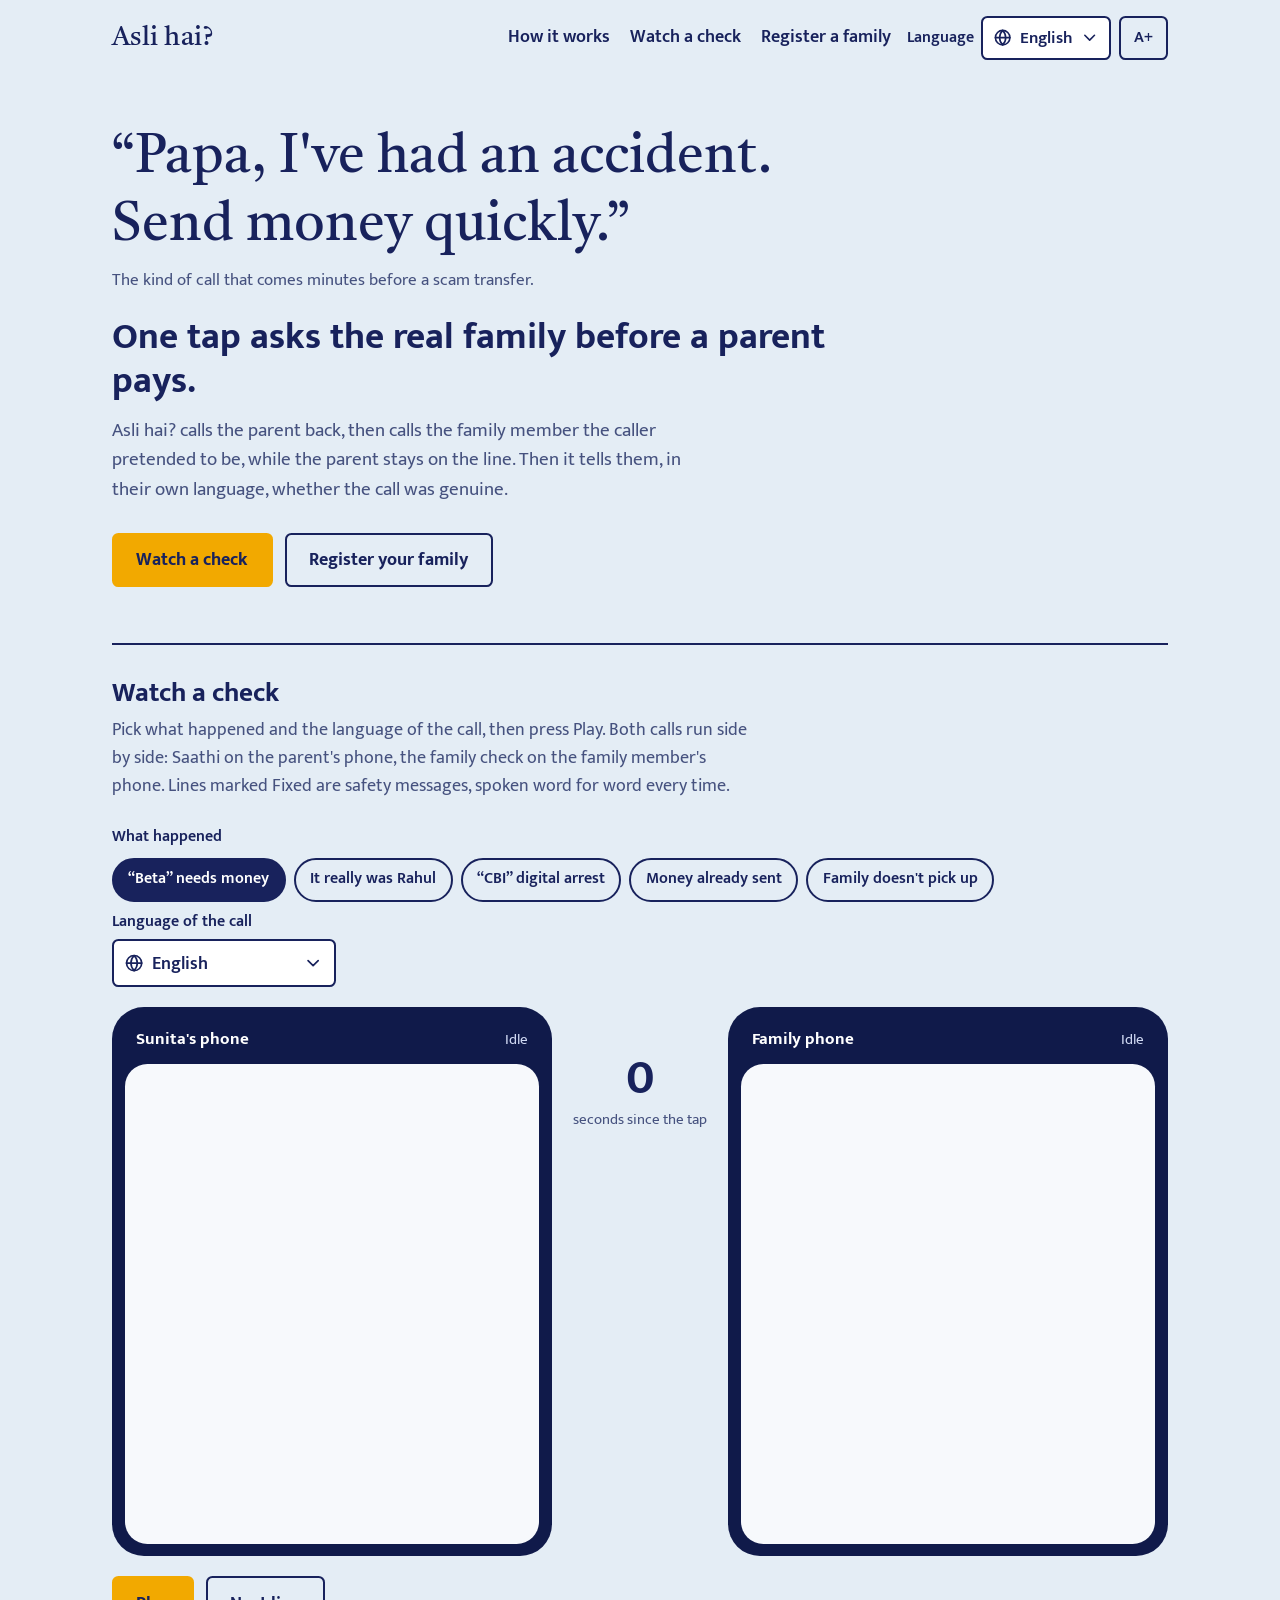
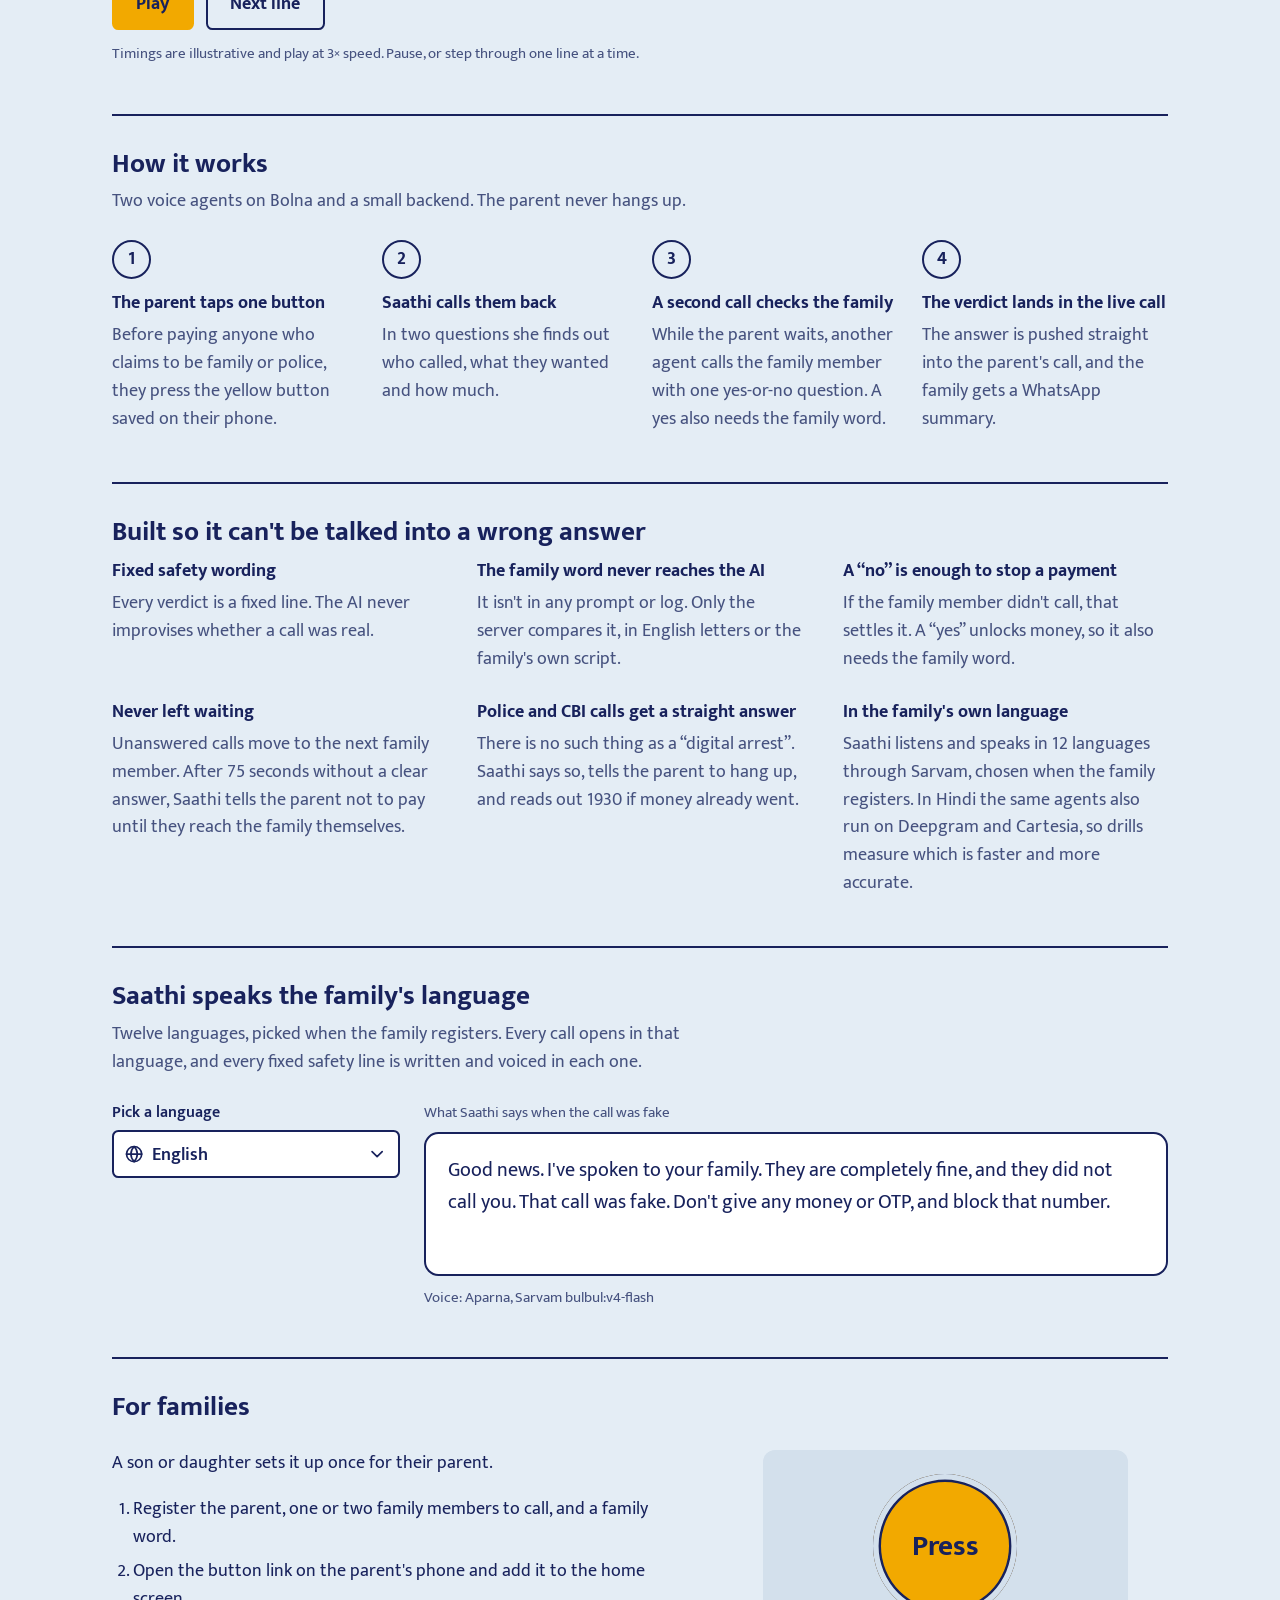
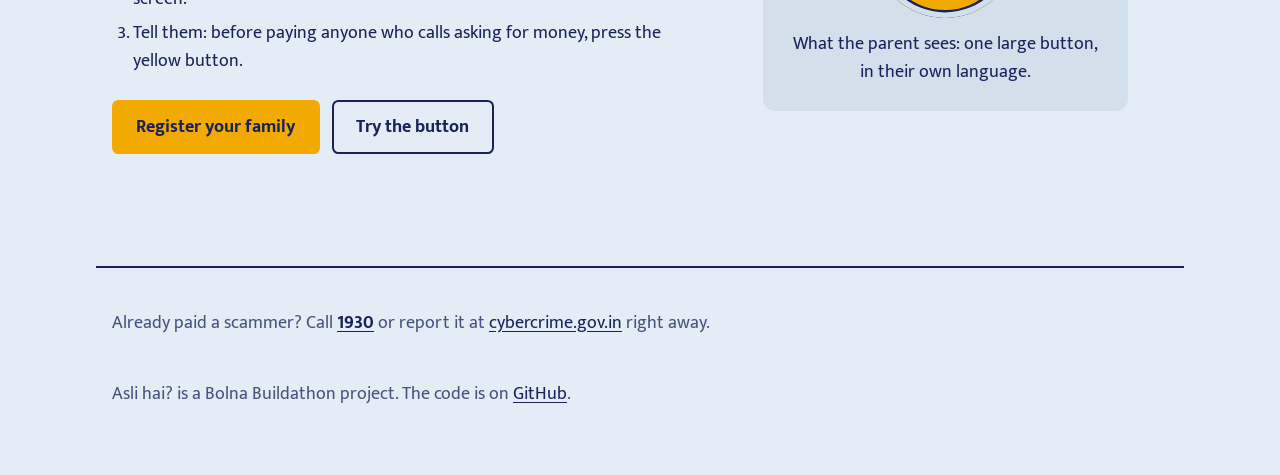
<file: web/index.html>
<!doctype html>
<html lang="en" data-lang="en" data-i18n-page data-i18n-title="title.home">
<head>
  <meta charset="utf-8">
  <meta name="referrer" content="no-referrer">
  <meta name="viewport" content="width=device-width, initial-scale=1">
  <meta name="theme-color" content="#e4edf5">
  <meta name="description" content="One tap before a parent pays. A voice agent calls the real family member, checks the family word, and tells the parent whether the call was genuine while they wait.">
  <title>Asli hai? — check before a parent pays</title>
  <script>
    (function (d) {
      var known = ["hi", "en", "hi-Latn", "bn", "mr", "te", "ta", "gu", "kn", "ml", "pa", "od", "as"];
      var l = null;
      try {
        l = localStorage.getItem("asli-lang");
        if (localStorage.getItem("asli-text") === "large") d.classList.add("large-text");
      } catch (e) {}
      if (known.indexOf(l) >= 0) { d.dataset.lang = l; d.lang = l === "od" ? "or" : l; }
      if (d.dataset.lang !== "en") {
        d.classList.add("i18n-pending");
        setTimeout(function () { d.classList.remove("i18n-pending"); }, 2500);
      }
    })(document.documentElement);
  </script>
  <link rel="preconnect" href="https://fonts.googleapis.com">
  <link rel="preconnect" href="https://fonts.gstatic.com" crossorigin>
  <link href="https://fonts.googleapis.com/css2?family=Mukta:wght@400;600;700&family=Tiro+Devanagari+Hindi&display=swap" rel="stylesheet">
  <link rel="stylesheet" href="style.css?v=6">
</head>
<body class="home">
  <a class="skip" href="#main" data-i18n="skip.content">Skip to content</a>

  <header class="bar">
    <a class="mark" href="./" data-i18n="brand">Asli hai?</a>
    <nav data-i18n-label="nav.label" aria-label="Sections">
      <a href="#how" data-i18n="nav.how">How it works</a>
      <a href="#demo" data-i18n="nav.demo">Watch a check</a>
      <a href="signup.html" data-i18n="nav.register">Register a family</a>
    </nav>
    <div class="prefs" role="group" data-i18n-label="prefs.label" aria-label="Display settings">
      <div class="lang-pick">
        <span id="lang-label" data-i18n="prefs.language">Language</span>
        <select data-lang-select aria-labelledby="lang-label">
          <option value="en" lang="en">English</option>
          <option value="hi-Latn" lang="hi-Latn">Hinglish</option>
          <option value="hi" lang="hi">हिंदी</option>
          <option value="bn" lang="bn">বাংলা</option>
          <option value="mr" lang="mr">मराठी</option>
          <option value="te" lang="te">తెలుగు</option>
          <option value="ta" lang="ta">தமிழ்</option>
          <option value="gu" lang="gu">ગુજરાતી</option>
          <option value="kn" lang="kn">ಕನ್ನಡ</option>
          <option value="ml" lang="ml">മലയാളം</option>
          <option value="pa" lang="pa">ਪੰਜਾਬੀ</option>
          <option value="od" lang="or">ଓଡ଼ିଆ</option>
          <option value="as" lang="as">অসমীয়া</option>
        </select>
      </div>
      <button type="button" class="pref" data-text-size aria-pressed="false" data-i18n-label="prefs.larger" aria-label="Larger text">A+</button>
    </div>
  </header>

  <main id="main" tabindex="-1">
    <section class="hero" aria-labelledby="hero-title">
      <blockquote>
        <span data-i18n="hero.quote">“Papa, I've had an accident. Send money quickly.”</span>
        <footer data-i18n="hero.footer">The kind of call that comes minutes before a scam transfer.</footer>
      </blockquote>
      <h1 id="hero-title" data-i18n="hero.title">One tap asks the real family before a parent pays.</h1>
      <p data-i18n="hero.body">Asli hai? calls the parent back, then calls the family member the caller pretended to be, while the parent stays on the line. Then it tells them, in their own language, whether the call was genuine.</p>
      <div class="actions">
        <a class="button primary" href="#demo" data-i18n="cta.watch">Watch a check</a>
        <a class="button secondary" href="signup.html" data-i18n="cta.register">Register your family</a>
      </div>
    </section>

    <section class="section" id="demo" aria-labelledby="demo-title">
      <h2 id="demo-title" data-i18n="demo.title">Watch a check</h2>
      <p data-i18n="demo.body">Pick what happened and the language of the call, then press Play. Both calls run side by side: Saathi on the parent's phone, the family check on the family member's phone. Lines marked Fixed are safety messages, spoken word for word every time.</p>

      <div id="sim">
        <div class="sim-options">
          <fieldset class="scenarios">
            <legend data-i18n="demo.legend">What happened</legend>
            <input type="radio" name="scenario" id="sc-fake" value="fake" checked>
            <label for="sc-fake" data-i18n="sc.fake">“Beta” needs money</label>
            <input type="radio" name="scenario" id="sc-real" value="real">
            <label for="sc-real" data-i18n="sc.real">It really was Rahul</label>
            <input type="radio" name="scenario" id="sc-cbi" value="cbi">
            <label for="sc-cbi" data-i18n="sc.cbi">“CBI” digital arrest</label>
            <input type="radio" name="scenario" id="sc-paid" value="paid">
            <label for="sc-paid" data-i18n="sc.paid">Money already sent</label>
            <input type="radio" name="scenario" id="sc-none" value="noanswer">
            <label for="sc-none" data-i18n="sc.none">Family doesn't pick up</label>
          </fieldset>
          <div class="field call-lang">
            <label for="call-lang" data-i18n="demo.callLanguage">Language of the call</label>
            <select id="call-lang"></select>
          </div>
        </div>

        <div class="stage">
          <section class="phone" aria-labelledby="parent-phone-title">
            <div class="phone-head">
              <h3 id="parent-phone-title" data-i18n="phone.parent">Sunita's phone</h3>
              <span class="state" id="parent-state"></span>
            </div>
            <div class="phone-screen" id="parent-log" role="log" tabindex="0" data-i18n-label="log.parent" aria-label="Parent's call transcript"></div>
          </section>

          <div class="clock">
            <span class="seconds" id="sim-seconds">0</span>
            <span class="unit" data-i18n="clock.unit">seconds since the tap</span>
            <span class="verdict" id="sim-verdict" role="status"></span>
          </div>

          <section class="phone" aria-labelledby="family-phone-title">
            <div class="phone-head">
              <h3 id="family-phone-title" data-i18n="phone.family">Family phone</h3>
              <span class="state" id="family-state"></span>
            </div>
            <div class="phone-screen" id="family-log" role="log" tabindex="0" data-i18n-label="log.family" aria-label="Family member's call transcript"></div>
          </section>
        </div>

        <div class="controls">
          <button type="button" class="button primary" id="sim-play">Play</button>
          <button type="button" class="button secondary" id="sim-step" data-i18n="sim.next">Next line</button>
          <p class="note" data-i18n="sim.note">Timings are illustrative and play at 3× speed. Pause, or step through one line at a time.</p>
        </div>
      </div>
    </section>

    <section class="section" id="how" aria-labelledby="how-title">
      <h2 id="how-title" data-i18n="how.title">How it works</h2>
      <p data-i18n="how.body">Two voice agents on Bolna and a small backend. The parent never hangs up.</p>
      <ol class="steps">
        <li>
          <h3 data-i18n="how.1.title">The parent taps one button</h3>
          <p data-i18n="how.1.body">Before paying anyone who claims to be family or police, they press the yellow button saved on their phone.</p>
        </li>
        <li>
          <h3 data-i18n="how.2.title">Saathi calls them back</h3>
          <p data-i18n="how.2.body">In two questions she finds out who called, what they wanted and how much.</p>
        </li>
        <li>
          <h3 data-i18n="how.3.title">A second call checks the family</h3>
          <p data-i18n="how.3.body">While the parent waits, another agent calls the family member with one yes-or-no question. A yes also needs the family word.</p>
        </li>
        <li>
          <h3 data-i18n="how.4.title">The verdict lands in the live call</h3>
          <p data-i18n="how.4.body">The answer is pushed straight into the parent's call, and the family gets a WhatsApp summary.</p>
        </li>
      </ol>
    </section>

    <section class="section" id="safety" aria-labelledby="safety-title">
      <h2 id="safety-title" data-i18n="safety.title">Built so it can't be talked into a wrong answer</h2>
      <div class="safety">
        <div>
          <h3 data-i18n="safety.1.title">Fixed safety wording</h3>
          <p data-i18n="safety.1.body">Every verdict is a fixed line. The AI never improvises whether a call was real.</p>
        </div>
        <div>
          <h3 data-i18n="safety.2.title">The family word never reaches the AI</h3>
          <p data-i18n="safety.2.body">It isn't in any prompt or log. Only the server compares it, in English letters or the family's own script.</p>
        </div>
        <div>
          <h3 data-i18n="safety.3.title">A “no” is enough to stop a payment</h3>
          <p data-i18n="safety.3.body">If the family member didn't call, that settles it. A “yes” unlocks money, so it also needs the family word.</p>
        </div>
        <div>
          <h3 data-i18n="safety.4.title">Never left waiting</h3>
          <p data-i18n="safety.4.body">Unanswered calls move to the next family member. After 75 seconds without a clear answer, Saathi tells the parent not to pay until they reach the family themselves.</p>
        </div>
        <div>
          <h3 data-i18n="safety.5.title">Police and CBI calls get a straight answer</h3>
          <p data-i18n="safety.5.body">There is no such thing as a “digital arrest”. Saathi says so, tells the parent to hang up, and reads out 1930 if money already went.</p>
        </div>
        <div>
          <h3 data-i18n="safety.6.title">In the family's own language</h3>
          <p data-i18n="safety.6.body">Saathi listens and speaks in 12 languages through Sarvam, chosen when the family registers. In Hindi the same agents also run on Deepgram and Cartesia, so drills measure which is faster and more accurate.</p>
        </div>
      </div>
    </section>

    <section class="section" id="languages" aria-labelledby="languages-title">
      <h2 id="languages-title" data-i18n="langs.title">Saathi speaks the family's language</h2>
      <p data-i18n="langs.body">Twelve languages, picked when the family registers. Every call opens in that language, and every fixed safety line is written and voiced in each one.</p>
      <div class="languages">
        <div class="field">
          <label for="lang-choice" data-i18n="langs.pick">Pick a language</label>
          <select id="lang-choice"></select>
        </div>
        <figure class="say-box">
          <figcaption class="voice" data-i18n="langs.caption">What Saathi says when the call was fake</figcaption>
          <p class="say" id="lang-line" aria-live="polite"></p>
          <p class="voice" id="lang-voice"></p>
        </figure>
      </div>
    </section>

    <section class="section" id="families" aria-labelledby="families-title">
      <h2 id="families-title" data-i18n="families.title">For families</h2>
      <div class="families">
        <div>
          <p data-i18n="families.body">A son or daughter sets it up once for their parent.</p>
          <ol>
            <li data-i18n="families.1">Register the parent, one or two family members to call, and a family word.</li>
            <li data-i18n="families.2">Open the button link on the parent's phone and add it to the home screen.</li>
            <li data-i18n="families.3">Tell them: before paying anyone who calls asking for money, press the yellow button.</li>
          </ol>
          <div class="actions">
            <a class="button primary" href="signup.html" data-i18n="cta.register">Register your family</a>
            <a class="button secondary" href="tap.html?demo=1" data-i18n="cta.try">Try the button</a>
          </div>
        </div>
        <figure class="mini-seal">
          <span class="disc" aria-hidden="true" data-i18n="families.press">Press</span>
          <figcaption data-i18n="families.caption">What the parent sees: one large button, in their own language.</figcaption>
        </figure>
      </div>
    </section>
  </main>

  <footer class="site-foot">
    <p data-i18n-html="foot.helpline">Already paid a scammer? Call <a href="tel:1930"><strong>1930</strong></a> or report it at <a href="https://cybercrime.gov.in">cybercrime.gov.in</a> right away.</p>
    <p data-i18n-html="foot.about">Asli hai? is a Bolna Buildathon project. The code is on <a href="https://github.com/Deveshu04/Asli-Hai-">GitHub</a>.</p>
  </footer>

  <script src="site.js?v=6"></script>
  <script src="demo.js?v=6"></script>
</body>
</html>
</file>
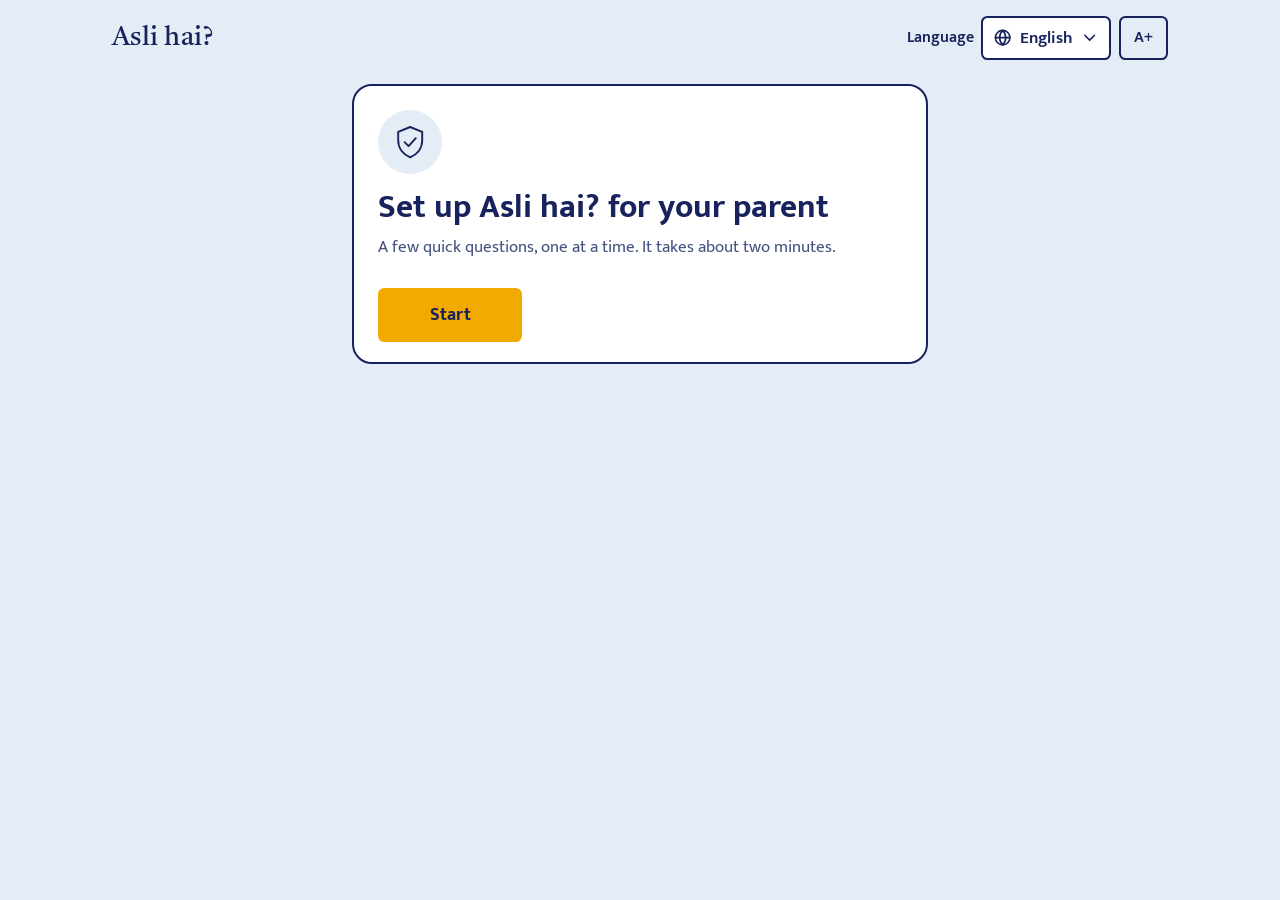
<file: web/signup.html>
<!doctype html>
<html lang="en" data-lang="en" data-i18n-page data-i18n-title="title.signup">
<head>
  <meta charset="utf-8">
  <meta name="referrer" content="no-referrer">
  <meta name="viewport" content="width=device-width, initial-scale=1">
  <meta name="theme-color" content="#e4edf5">
  <title>Register your family · Asli hai?</title>
  <script>
    (function (d) {
      var known = ["hi", "en", "hi-Latn", "bn", "mr", "te", "ta", "gu", "kn", "ml", "pa", "od", "as"];
      var l = null;
      try {
        l = localStorage.getItem("asli-lang");
        if (localStorage.getItem("asli-text") === "large") d.classList.add("large-text");
      } catch (e) {}
      if (known.indexOf(l) >= 0) { d.dataset.lang = l; d.lang = l === "od" ? "or" : l; }
      if (d.dataset.lang !== "en") {
        d.classList.add("i18n-pending");
        setTimeout(function () { d.classList.remove("i18n-pending"); }, 2500);
      }
    })(document.documentElement);
  </script>
  <link rel="preconnect" href="https://fonts.googleapis.com">
  <link rel="preconnect" href="https://fonts.gstatic.com" crossorigin>
  <link href="https://fonts.googleapis.com/css2?family=Mukta:wght@400;600;700&family=Tiro+Devanagari+Hindi&display=swap" rel="stylesheet">
  <link rel="stylesheet" href="style.css?v=6">
</head>
<body class="onboarding">
  <a class="skip" href="#main" data-i18n="skip.form">Skip to the form</a>

  <header class="bar">
    <a class="mark" href="./" data-i18n="brand">Asli hai?</a>
    <div class="prefs" role="group" data-i18n-label="prefs.label" aria-label="Display settings">
      <div class="lang-pick">
        <span id="lang-label" data-i18n="prefs.language">Language</span>
        <select data-lang-select aria-labelledby="lang-label">
          <option value="en" lang="en">English</option>
          <option value="hi-Latn" lang="hi-Latn">Hinglish</option>
          <option value="hi" lang="hi">हिंदी</option>
          <option value="bn" lang="bn">বাংলা</option>
          <option value="mr" lang="mr">मराठी</option>
          <option value="te" lang="te">తెలుగు</option>
          <option value="ta" lang="ta">தமிழ்</option>
          <option value="gu" lang="gu">ગુજરાતી</option>
          <option value="kn" lang="kn">ಕನ್ನಡ</option>
          <option value="ml" lang="ml">മലയാളം</option>
          <option value="pa" lang="pa">ਪੰਜਾਬੀ</option>
          <option value="od" lang="or">ଓଡ଼ିଆ</option>
          <option value="as" lang="as">অসমীয়া</option>
        </select>
      </div>
      <button type="button" class="pref" data-text-size aria-pressed="false" data-i18n-label="prefs.larger" aria-label="Larger text">A+</button>
    </div>
  </header>

  <main id="main" class="ob" tabindex="-1">
    <form id="ob" class="ob-card" novalidate>
      <div class="ob-top" id="ob-top" hidden>
        <div class="ob-progress" aria-hidden="true"><span id="ob-bar"></span></div>
        <p class="ob-count" id="ob-count"></p>
      </div>

      <section class="ob-step" data-step="intro">
        <div class="ob-icon" aria-hidden="true"><svg viewBox="0 0 48 48"><path d="M24 5 9 11v11c0 10 6.5 17.5 15 21 8.5-3.5 15-11 15-21V11z"/><path d="m17 24 5 5 9-10"/></svg></div>
        <h1 tabindex="-1" data-i18n="ob.title">Set up Asli hai? for your parent</h1>
        <p class="ob-hint" data-i18n="ob.intro">A few quick questions, one at a time. It takes about two minutes.</p>
      </section>

      <section class="ob-step" data-step="parentName" hidden>
        <div class="ob-icon" aria-hidden="true"><svg viewBox="0 0 48 48"><circle cx="24" cy="16" r="8"/><path d="M9 42c1.5-8.5 7.5-13 15-13s13.5 4.5 15 13"/></svg></div>
        <h1 tabindex="-1"><label for="parent_name" id="q-parentName"></label></h1>
        <p class="ob-hint" id="h-parentName"></p>
        <input id="parent_name" class="ob-input" autocomplete="off" maxlength="40" data-i18n-ph="signup.parentNamePh" placeholder="Sunita" aria-describedby="h-parentName parent_name-error">
        <p class="ob-error" id="parent_name-error" role="alert" hidden></p>
      </section>

      <section class="ob-step" data-step="parentPhone" hidden>
        <div class="ob-icon" aria-hidden="true"><svg viewBox="0 0 48 48"><rect x="14" y="4" width="20" height="40" rx="4"/><path d="M21 37h6"/></svg></div>
        <h1 tabindex="-1"><label for="parent_phone" id="q-parentPhone"></label></h1>
        <p class="ob-hint" id="h-parentPhone"></p>
        <input id="parent_phone" class="ob-input" type="tel" inputmode="tel" autocomplete="off" placeholder="98100 12345" aria-describedby="h-parentPhone parent_phone-error">
        <p class="ob-error" id="parent_phone-error" role="alert" hidden></p>
      </section>

      <section class="ob-step" data-step="language" hidden>
        <div class="ob-icon" aria-hidden="true"><svg viewBox="0 0 48 48"><path d="M7 9h26v18H18l-8 7v-7H7z"/><path d="M22 31v4h11l7 6v-6h1V17h-4"/></svg></div>
        <h1 tabindex="-1" id="q-language"></h1>
        <p class="ob-hint" id="h-language"></p>
        <div class="ob-tiles" id="lang-tiles" role="radiogroup" aria-labelledby="q-language" aria-describedby="h-language"></div>
      </section>

      <section class="ob-step" data-step="first" hidden>
        <div class="ob-icon" aria-hidden="true"><svg viewBox="0 0 48 48"><circle cx="17" cy="16" r="7"/><path d="M4 40c1-7 6-11 13-11s12 4 13 11"/><circle cx="34" cy="18" r="5"/><path d="M31 29c6 0 11 3 13 10"/></svg></div>
        <h1 tabindex="-1" id="q-first"></h1>
        <p class="ob-hint" id="h-first"></p>
        <label class="ob-label" for="c1_name" data-i18n="signup.name">Name</label>
        <input id="c1_name" class="ob-input" autocomplete="off" maxlength="40" data-i18n-ph="signup.namePh1" placeholder="Rahul" aria-describedby="c1_name-error">
        <p class="ob-error" id="c1_name-error" role="alert" hidden></p>
        <fieldset class="ob-chips">
          <legend id="q-relation"></legend>
          <input type="radio" name="relation" id="rel-son" value="son" checked><label for="rel-son" data-i18n="ob.rel.son">Son</label>
          <input type="radio" name="relation" id="rel-daughter" value="daughter"><label for="rel-daughter" data-i18n="ob.rel.daughter">Daughter</label>
          <input type="radio" name="relation" id="rel-other" value="other"><label for="rel-other" data-i18n="ob.rel.other">Someone else</label>
        </fieldset>
        <input id="c1_relation" class="ob-input small" autocomplete="off" maxlength="40" data-i18n-ph="ob.relOther" placeholder="Their relation" data-i18n-label="ob.relOther" aria-label="Their relation" hidden>
      </section>

      <section class="ob-step" data-step="firstPhone" hidden>
        <div class="ob-icon" aria-hidden="true"><svg viewBox="0 0 48 48"><path d="M12 6h8l3 9-5 3c2 5 6 9 11 11l3-5 9 3v8c0 2-2 4-4 4C20 39 9 28 8 10c0-2 2-4 4-4z"/></svg></div>
        <h1 tabindex="-1"><label for="c1_phone" id="q-firstPhone"></label></h1>
        <p class="ob-hint" id="h-firstPhone"></p>
        <input id="c1_phone" class="ob-input" type="tel" inputmode="tel" autocomplete="off" placeholder="98200 54321" aria-describedby="h-firstPhone c1_phone-error">
        <p class="ob-error" id="c1_phone-error" role="alert" hidden></p>
      </section>

      <section class="ob-step" data-step="second" hidden>
        <div class="ob-icon" aria-hidden="true"><svg viewBox="0 0 48 48"><circle cx="20" cy="16" r="7"/><path d="M7 40c1-7 6-11 13-11 4 0 7 1 9 3"/><path d="M36 28v12M30 34h12"/></svg></div>
        <h1 tabindex="-1" id="q-second"></h1>
        <p class="ob-hint" id="h-second"></p>
        <label class="ob-label" for="c2_name" data-i18n="signup.name">Name</label>
        <input id="c2_name" class="ob-input" autocomplete="off" maxlength="40" data-i18n-ph="signup.namePh2" placeholder="Priya" aria-describedby="c2_name-error">
        <p class="ob-error" id="c2_name-error" role="alert" hidden></p>
        <label class="ob-label" for="c2_phone" data-i18n="signup.mobile">Mobile number</label>
        <input id="c2_phone" class="ob-input" type="tel" inputmode="tel" autocomplete="off" aria-describedby="c2_phone-error">
        <p class="ob-error" id="c2_phone-error" role="alert" hidden></p>
      </section>

      <section class="ob-step" data-step="word" hidden>
        <div class="ob-icon" aria-hidden="true"><svg viewBox="0 0 48 48"><circle cx="15" cy="24" r="8"/><path d="M23 24h20M37 24v7M43 24v5"/></svg></div>
        <h1 tabindex="-1" id="q-word" data-i18n="ob.q.word">Choose a family word</h1>
        <p class="ob-hint" id="h-word"></p>
        <label class="ob-label" for="family_word_latin" data-i18n="signup.wordLatin">In English letters</label>
        <input id="family_word_latin" class="ob-input" autocomplete="off" autocapitalize="off" autocorrect="off" spellcheck="false" placeholder="aam ras" aria-describedby="h-word family_word_latin-error">
        <p class="ob-error" id="family_word_latin-error" role="alert" hidden></p>
        <div id="native-field">
          <label class="ob-label" for="family_word_native" id="native-label"></label>
          <input id="family_word_native" class="ob-input" autocomplete="off" autocapitalize="off" autocorrect="off" spellcheck="false" lang="hi" placeholder="आम रस" aria-describedby="h-word family_word_native-error">
          <p class="ob-error" id="family_word_native-error" role="alert" hidden></p>
        </div>
      </section>

      <section class="ob-step" data-step="invite" hidden>
        <div class="ob-icon" aria-hidden="true"><svg viewBox="0 0 48 48"><path d="M6 14h36v6a4 4 0 0 0 0 8v6H6v-6a4 4 0 0 0 0-8z"/><path d="M30 14v20" stroke-dasharray="3 3"/></svg></div>
        <h1 tabindex="-1"><label for="invite_code" id="q-invite" data-i18n="ob.q.invite">Enter your pilot invite code</label></h1>
        <p class="ob-hint" id="h-invite" data-i18n="ob.h.invite">The pilot team gives you this code.</p>
        <input id="invite_code" class="ob-input" autocomplete="off" aria-describedby="h-invite invite_code-error">
        <p class="ob-error" id="invite_code-error" role="alert" hidden></p>
      </section>

      <section class="ob-step" data-step="review" hidden>
        <div class="ob-icon" aria-hidden="true"><svg viewBox="0 0 48 48"><rect x="9" y="6" width="30" height="36" rx="3"/><path d="m15 17 3 3 5-5M15 29l3 3 5-5M27 18h6M27 30h6"/></svg></div>
        <h1 tabindex="-1" data-i18n="ob.q.review">Check the details</h1>
        <p class="ob-hint" data-i18n="ob.h.review">Change anything that isn't right, then register.</p>
        <dl class="ob-review" id="ob-review"></dl>
        <p class="ob-error" id="form-error" role="alert" hidden></p>
      </section>

      <div class="ob-nav" id="ob-nav">
        <button type="button" class="button secondary" id="ob-back" data-i18n="ob.back" hidden>Back</button>
        <button type="button" class="button secondary" id="ob-skip" data-i18n="ob.skip" hidden>Skip</button>
        <button type="submit" class="button primary" id="ob-next" data-i18n="ob.start">Start</button>
      </div>
    </form>

    <section id="done" class="ob-card done" hidden aria-labelledby="done-title">
      <div class="ob-icon ok" aria-hidden="true"><svg viewBox="0 0 48 48"><circle cx="24" cy="24" r="18"/><path d="m16 24 6 6 11-12"/></svg></div>
      <h1 id="done-title" tabindex="-1" data-i18n="signup.done">Family registered</h1>
      <p data-i18n="signup.doneBody">Open this link on your parent's phone and add it to the home screen. That is their button.</p>
      <div class="link-row">
        <input id="tap-link" readonly data-i18n-label="signup.linkLabel" aria-label="Your parent's button link">
        <button id="copy" class="button secondary" type="button"></button>
      </div>
      <p id="copy-status" class="sr-only" role="status"></p>
      <ol>
        <li data-i18n="signup.step1">On your parent's phone, open the link in Chrome.</li>
        <li data-i18n="signup.step2">Tap the menu, then “Add to Home screen”.</li>
        <li data-i18n="signup.step3">Tell your parent: before paying anyone who calls, press the yellow button.</li>
      </ol>
      <button id="add-another" class="button secondary" type="button" data-i18n="signup.addAnother">Add another person</button>
    </section>

    <section id="profiles-box" class="ob-card profiles" hidden aria-labelledby="profiles-title">
      <h2 id="profiles-title" data-i18n="signup.profiles">Everyone you've set up on this phone</h2>
      <ul id="profiles"></ul>
    </section>
  </main>

  <script src="site.js?v=6"></script>
  <script>
    const LANGS = {
      hi: { native: "हिंदी", script: /[ऀ-ॿ]/, sample: "आम रस" },
      en: { native: "English", script: null },
      bn: { native: "বাংলা", script: /[ঀ-৿]/, sample: "আম" },
      mr: { native: "मराठी", script: /[ऀ-ॿ]/, sample: "आंबा" },
      te: { native: "తెలుగు", script: /[ఀ-౿]/, sample: "మామిడి" },
      ta: { native: "தமிழ்", script: /[஀-௿]/, sample: "மாம்பழம்" },
      gu: { native: "ગુજરાતી", script: /[઀-૿]/, sample: "કેરી" },
      kn: { native: "ಕನ್ನಡ", script: /[ಀ-೿]/, sample: "ಮಾವು" },
      ml: { native: "മലയാളം", script: /[ഀ-ൿ]/, sample: "മാങ്ങ" },
      pa: { native: "ਪੰਜਾਬੀ", script: /[਀-੿]/, sample: "ਅੰਬ" },
      od: { native: "ଓଡ଼ିଆ", script: /[଀-୿]/, sample: "ଆମ୍ବ" },
      as: { native: "অসমীয়া", script: /[ঀ-৿]/, sample: "আম" },
    };
    // Extra spellings so the backend can match the caller's "beta" or "बेटा" to this contact.
    const RELATIONS = { son: "son beta बेटा", daughter: "daughter beti बेटी" };
    const STEPS = ["intro", "parentName", "parentPhone", "language", "first", "firstPhone", "second", "word", "invite", "review"];
    const OPTIONAL = new Set(["second", "invite"]);

    const form = document.getElementById("ob");
    const tiles = document.getElementById("lang-tiles");
    const backBtn = document.getElementById("ob-back");
    const skipBtn = document.getElementById("ob-skip");
    const nextBtn = document.getElementById("ob-next");
    const copyBtn = document.getElementById("copy");
    const val = (id) => document.getElementById(id).value.trim();
    const htmlLang = (code) => (code === "od" ? "or" : code);
    const t = (key, vars) => asli.t(key, vars);
    let step = 0;
    let errors = {};
    let formMessage = null;
    let callLang = null;
    let copied = false;
    // Button links work like keys, so the list lasts only for this tab: names and links, nothing else.
    const PROFILES_KEY = "asli-profiles";

    // Matches the backend: names are spoken aloud, so letters, marks, spaces and . ' - only.
    const isName = (raw) => /^[\p{L}\p{M} .'-]+$/u.test(raw);
    const isPhone = (raw) => {
      let digits = raw.replace(/\D/g, "");
      if (digits.length === 11 && digits.startsWith("0")) digits = digits.slice(1);
      if (digits.length === 12 && digits.startsWith("91")) digits = digits.slice(2);
      return /^[6-9]\d{9}$/.test(digits);
    };

    const names = () => ({ name: val("parent_name") || t("ob.review.parent"), first: val("c1_name") || t("signup.namePh1") });
    const relation = () => document.querySelector("input[name=relation]:checked").value;
    const relationText = () => (relation() === "other" ? val("c1_relation") : `${t("ob.rel." + relation())} ${RELATIONS[relation()]}`);
    const langName = (code) => t("lang." + code);

    function buildTiles() {
      const page = asli.lang();
      if (!callLang) callLang = page in LANGS ? page : "hi";
      tiles.replaceChildren(...Object.entries(LANGS).flatMap(([code, lang]) => {
        const input = Object.assign(document.createElement("input"), { type: "radio", name: "call-lang", id: "lang-" + code, value: code, checked: code === callLang });
        const label = document.createElement("label");
        label.htmlFor = input.id;
        label.append(Object.assign(document.createElement("span"), { className: "tile-native", lang: htmlLang(code), textContent: lang.native }));
        if (code !== page) label.append(Object.assign(document.createElement("span"), { className: "tile-name", textContent: langName(code) }));
        return [input, label];
      }));
    }

    tiles.addEventListener("change", (event) => {
      callLang = event.target.value;
      delete errors.family_word_native;
      paint();
    });

    document.querySelectorAll("input[name=relation]").forEach((radio) => radio.addEventListener("change", () => {
      const other = relation() === "other";
      document.getElementById("c1_relation").hidden = !other;
      if (other) document.getElementById("c1_relation").focus();
    }));

    function paintTexts() {
      const vars = names();
      for (const key of ["parentName", "parentPhone", "language", "first", "firstPhone", "second"]) {
        document.getElementById("q-" + key).textContent = t("ob.q." + key, vars);
        document.getElementById("h-" + key).textContent = t("ob.h." + key, vars);
      }
      document.getElementById("q-relation").textContent = t("ob.relation", vars);
      document.getElementById("h-word").textContent = t("ob.h.word", vars);
      const lang = LANGS[callLang];
      const native = document.getElementById("family_word_native");
      document.getElementById("native-field").hidden = !lang.script;
      if (lang.script) {
        document.getElementById("native-label").textContent = t("signup.wordNative", { lang: langName(callLang) });
        native.lang = htmlLang(callLang);
        native.placeholder = lang.sample;
      }
    }

    function paintErrors() {
      form.querySelectorAll(".ob-input").forEach((input) => {
        const box = document.getElementById(input.id + "-error");
        const key = errors[input.id];
        input.setAttribute("aria-invalid", key ? "true" : "false");
        if (box) {
          box.hidden = !key;
          box.textContent = key ? t("err." + key, { lang: langName(callLang) }) : "";
        }
      });
      const formError = document.getElementById("form-error");
      formError.hidden = !formMessage;
      formError.textContent = formMessage ? t("err." + formMessage) : "";
    }

    function paintReview() {
      const rows = [
        ["ob.review.parent", `${val("parent_name")} · ${val("parent_phone")}`, "parentName"],
        ["ob.review.language", LANGS[callLang].native, "language"],
        ["ob.review.first", `${val("c1_name")} · ${val("c1_phone")}`, "first"],
        ["ob.review.second", val("c2_name") ? `${val("c2_name")} · ${val("c2_phone")}` : t("ob.review.none"), "second"],
        ["ob.review.word", [val("family_word_latin"), LANGS[callLang].script ? val("family_word_native") : ""].filter(Boolean).join(" · "), "word"],
      ];
      document.getElementById("ob-review").replaceChildren(...rows.map(([label, value, target]) => {
        const row = Object.assign(document.createElement("div"), { className: "ob-row" });
        const change = Object.assign(document.createElement("button"), { type: "button", className: "ob-change", textContent: t("ob.change") });
        change.setAttribute("aria-label", `${t("ob.change")}: ${t(label)}`);
        change.addEventListener("click", () => go(STEPS.indexOf(target)));
        const dd = document.createElement("dd");
        dd.append(Object.assign(document.createElement("span"), { textContent: value }), change);
        row.append(Object.assign(document.createElement("dt"), { textContent: t(label) }), dd);
        return row;
      }));
    }

    function loadProfiles() {
      try {
        const list = JSON.parse(sessionStorage.getItem(PROFILES_KEY) || "[]");
        return Array.isArray(list) ? list.filter((p) => p && p.name && p.url) : [];
      } catch {
        return [];
      }
    }

    function saveProfile(profile) {
      const list = [profile, ...loadProfiles().filter((p) => p.url !== profile.url)];
      try { sessionStorage.setItem(PROFILES_KEY, JSON.stringify(list)); } catch {}
    }

    function paintProfiles() {
      const list = loadProfiles();
      const box = document.getElementById("profiles-box");
      box.hidden = !list.length || !(step === 0 || !document.getElementById("done").hidden);
      document.getElementById("profiles").replaceChildren(...list.map((profile) => {
        const item = document.createElement("li");
        const link = Object.assign(document.createElement("a"), { href: profile.url, textContent: profile.name });
        const copy = Object.assign(document.createElement("button"), { type: "button", className: "ob-change", textContent: t("signup.copy") });
        copy.setAttribute("aria-label", `${t("signup.copy")}: ${profile.name}`);
        copy.addEventListener("click", async () => {
          try {
            await navigator.clipboard.writeText(profile.url);
            copy.textContent = t("signup.copied");
            document.getElementById("copy-status").textContent = t("signup.copied");
          } catch {}
        });
        item.append(link, copy);
        return item;
      }));
    }

    function paint() {
      const name = STEPS[step];
      const counted = STEPS.length - 1;
      document.getElementById("ob-top").hidden = step === 0;
      document.getElementById("ob-count").textContent = t("ob.step", { n: step, total: counted });
      document.getElementById("ob-bar").style.width = `${(step / counted) * 100}%`;
      form.querySelectorAll(".ob-step").forEach((section) => { section.hidden = section.dataset.step !== name; });
      backBtn.hidden = step === 0;
      skipBtn.hidden = !OPTIONAL.has(name);
      nextBtn.textContent = t(step === 0 ? "ob.start" : name === "review" ? "signup.submit" : "ob.next");
      paintTexts();
      paintErrors();
      if (name === "review") paintReview();
      copyBtn.textContent = t(copied ? "signup.copied" : "signup.copy");
      paintProfiles();
    }

    function validate(name) {
      const found = {};
      const phone = (id) => {
        if (!val(id)) found[id] = "required";
        else if (!isPhone(val(id))) found[id] = "phone";
      };
      const named = (id) => {
        if (!val(id)) found[id] = "required";
        else if (!isName(val(id))) found[id] = "nameChars";
      };
      if (name === "parentName") named("parent_name");
      if (name === "parentPhone") phone("parent_phone");
      if (name === "first") {
        named("c1_name");
        if (relation() === "other" && val("c1_relation") && !isName(val("c1_relation"))) found.c1_relation = "nameChars";
      }
      if (name === "firstPhone") phone("c1_phone");
      if (name === "second" && (val("c2_name") || val("c2_phone"))) {
        if (!val("c2_name")) found.c2_name = "contactName";
        else if (!isName(val("c2_name"))) found.c2_name = "nameChars";
        if (!val("c2_phone")) found.c2_phone = "contactPair";
        else if (!isPhone(val("c2_phone"))) found.c2_phone = "phone";
      }
      if (name === "word") {
        if (!val("family_word_latin")) found.family_word_latin = "required";
        const lang = LANGS[callLang];
        if (lang.script) {
          if (!val("family_word_native")) found.family_word_native = "required";
          else if (!lang.script.test(val("family_word_native"))) found.family_word_native = "script";
        }
      }
      return found;
    }

    function go(index) {
      step = index;
      errors = {};
      formMessage = null;
      paint();
      const section = form.querySelector(`.ob-step[data-step="${STEPS[step]}"]`);
      section.classList.remove("enter");
      void section.offsetWidth;
      section.classList.add("enter");
      section.querySelector("h1").focus();
    }

    function fail(fieldErrors, message, at) {
      if (at !== undefined && at !== step) go(at);
      errors = fieldErrors;
      formMessage = message;
      paintErrors();
      const first = Object.keys(fieldErrors)[0];
      if (first) document.getElementById(first).focus();
    }

    async function register() {
      const contacts = [
        { name: val("c1_name"), relation: relationText(), phone: val("c1_phone") },
        { name: val("c2_name"), relation: "", phone: val("c2_phone") },
      ].filter((c) => c.name && c.phone);
      nextBtn.disabled = true;
      try {
        const res = await fetch("../families", {
          method: "POST",
          headers: { "Content-Type": "application/json" },
          body: JSON.stringify({
            parent_name: val("parent_name"),
            parent_phone: val("parent_phone"),
            language: callLang,
            contacts,
            family_word_latin: val("family_word_latin"),
            family_word_native: LANGS[callLang].script ? val("family_word_native") : "",
            invite_code: val("invite_code"),
          }),
        });
        const body = await res.json().catch(() => ({}));
        if (res.status === 403) return fail({ invite_code: "invite" }, null, STEPS.indexOf("invite"));
        if (res.status === 409) return fail({ parent_phone: "duplicate" }, null, STEPS.indexOf("parentPhone"));
        if (!res.ok) return fail({}, "server");
        form.hidden = true;
        const url = new URL(body.tap_url, location.href).href;
        document.getElementById("tap-link").value = url;
        saveProfile({ name: val("parent_name"), url });
        // The family word is the one secret here; once it's saved, nothing on the page should still hold it.
        ["family_word_latin", "family_word_native"].forEach((id) => { document.getElementById(id).value = ""; });
        document.getElementById("ob-review").replaceChildren();
        document.getElementById("done").hidden = false;
        paintProfiles();
        document.getElementById("done-title").focus();
      } catch (err) {
        fail({}, "network");
      } finally {
        nextBtn.disabled = false;
      }
    }

    form.addEventListener("submit", (event) => {
      event.preventDefault();
      const name = STEPS[step];
      if (name === "review") return register();
      const found = validate(name);
      if (Object.keys(found).length) return fail(found, null);
      go(step + 1);
    });

    backBtn.addEventListener("click", () => go(step - 1));

    // Contacts, language and invite code stay filled in; the new person's details and family word are asked again.
    document.getElementById("add-another").addEventListener("click", () => {
      ["parent_name", "parent_phone"].forEach((id) => { document.getElementById(id).value = ""; });
      copied = false;
      document.getElementById("done").hidden = true;
      form.hidden = false;
      go(STEPS.indexOf("parentName"));
    });

    skipBtn.addEventListener("click", () => {
      if (STEPS[step] === "second") ["c2_name", "c2_phone"].forEach((id) => { document.getElementById(id).value = ""; });
      if (STEPS[step] === "invite") document.getElementById("invite_code").value = "";
      go(step + 1);
    });

    copyBtn.addEventListener("click", async () => {
      const link = document.getElementById("tap-link");
      try {
        await navigator.clipboard.writeText(link.value);
        copied = true;
        paint();
        document.getElementById("copy-status").textContent = t("signup.copied");
      } catch {
        link.select();
      }
    });

    asli.onLang(() => {
      buildTiles();
      paint();
    });
  </script>
</body>
</html>
</file>
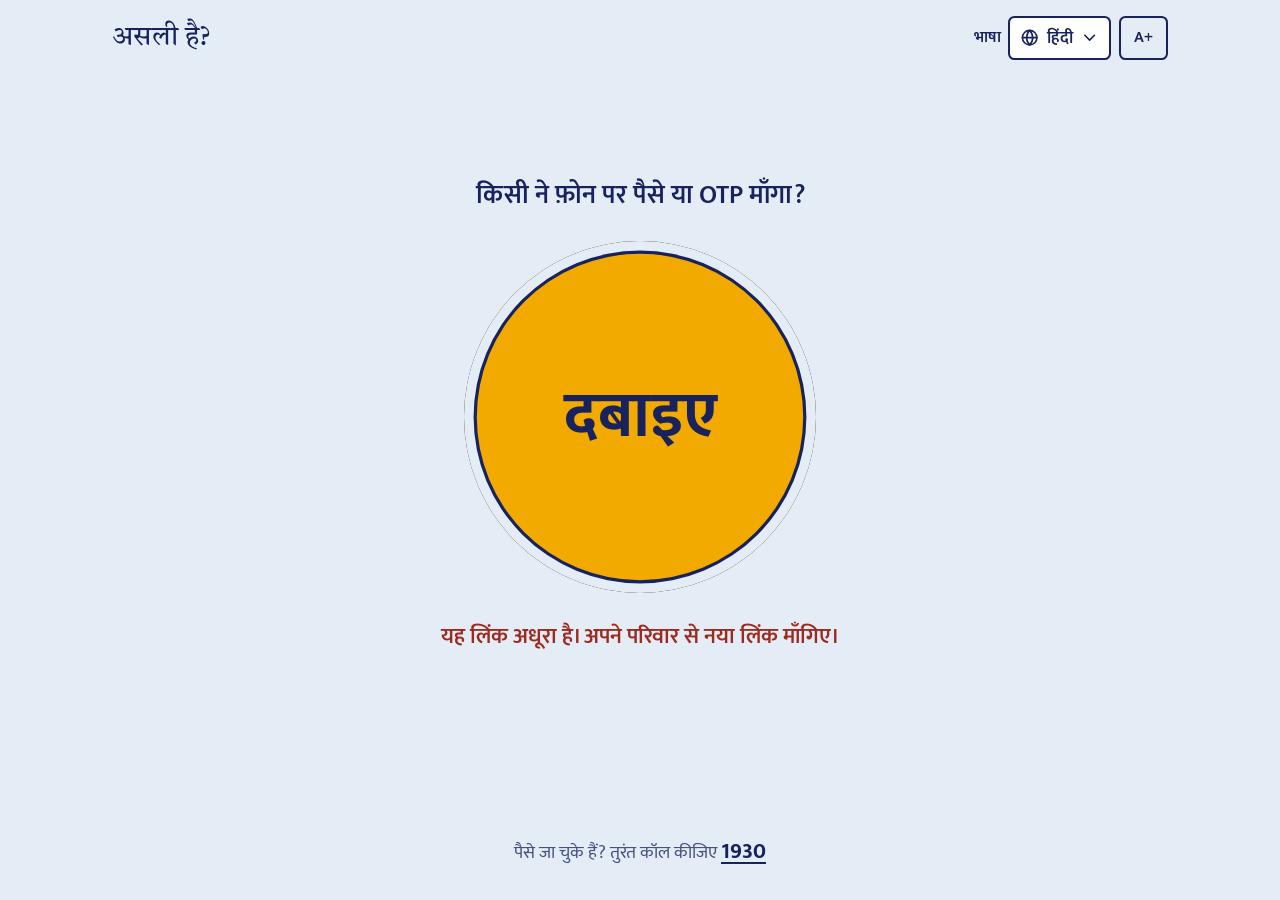
<file: web/tap.html>
<!doctype html>
<html lang="hi" data-lang="hi" data-lang-key="asli-lang-tap">
<head>
  <meta charset="utf-8">
  <meta name="referrer" content="no-referrer">
  <meta name="viewport" content="width=device-width, initial-scale=1, viewport-fit=cover">
  <meta name="theme-color" content="#e4edf5">
  <meta name="mobile-web-app-capable" content="yes">
  <meta name="apple-mobile-web-app-capable" content="yes">
  <meta name="apple-mobile-web-app-title" content="असली है?">
  <title>असली है?</title>
  <script>
    (function (d) {
      var known = ["hi", "en", "hi-Latn", "bn", "mr", "te", "ta", "gu", "kn", "ml", "pa", "od", "as"];
      var l = null;
      try {
        l = localStorage.getItem("asli-lang-tap");
        if (localStorage.getItem("asli-text") === "large") d.classList.add("large-text");
      } catch (e) {}
      if (known.indexOf(l) < 0) l = new URLSearchParams(location.search).get("l");
      if (known.indexOf(l) >= 0) { d.dataset.lang = l; d.lang = l === "od" ? "or" : l; }
    })(document.documentElement);
  </script>
  <link rel="preconnect" href="https://fonts.googleapis.com">
  <link rel="preconnect" href="https://fonts.gstatic.com" crossorigin>
  <link href="https://fonts.googleapis.com/css2?family=Mukta:wght@400;600;700&family=Tiro+Devanagari+Hindi&display=swap" rel="stylesheet">
  <link rel="stylesheet" href="style.css?v=6">
</head>
<body class="tap">
  <header class="bar">
    <span class="mark" id="brand" lang="hi">असली है?</span>
    <div class="prefs">
      <div class="lang-pick">
        <span id="lang-label"></span>
        <select data-lang-select aria-labelledby="lang-label">
          <option value="hi" lang="hi">हिंदी</option>
          <option value="en" lang="en">English</option>
          <option value="hi-Latn" lang="hi-Latn">Hinglish</option>
          <option value="bn" lang="bn">বাংলা</option>
          <option value="mr" lang="mr">मराठी</option>
          <option value="te" lang="te">తెలుగు</option>
          <option value="ta" lang="ta">தமிழ்</option>
          <option value="gu" lang="gu">ગુજરાતી</option>
          <option value="kn" lang="kn">ಕನ್ನಡ</option>
          <option value="ml" lang="ml">മലയാളം</option>
          <option value="pa" lang="pa">ਪੰਜਾਬੀ</option>
          <option value="od" lang="or">ଓଡ଼ିଆ</option>
          <option value="as" lang="as">অসমীয়া</option>
        </select>
      </div>
      <button type="button" class="pref" data-text-size aria-pressed="false" id="size">A+</button>
    </div>
  </header>

  <main>
    <p class="demo-banner" id="demo-banner" hidden></p>
    <h1 class="question" id="question"></h1>
    <button id="seal" class="seal" type="button" aria-describedby="question status"></button>
    <p id="status" class="status" role="status" aria-live="polite"></p>
  </main>

  <footer class="helpline"><span id="helpline"></span> <a href="tel:1930">1930</a></footer>

  <script src="site.js?v=6"></script>
  <script>
    const BRAND = { hi: "असली है?", en: "Asli hai?", "hi-Latn": "Asli hai?", bn: "আসলি হ্যায়?", mr: "असली है?", te: "అస్లీ హై?", ta: "அஸ்லி ஹை?", gu: "અસલી હૈ?", kn: "ಅಸ್ಲಿ ಹೈ?", ml: "അസ്‌ലി ഹൈ?", pa: "ਅਸਲੀ ਹੈ?", od: "ଅସଲି ହୈ?", as: "অসলী হৈ?" };
    const COPY = {
      "hi-Latn": { question: "Kisi ne phone par paise ya OTP maange?", press: "Dabaiye", calling: "Call aa raha hai", idle: "Dabaate hi Saathi aapko call karegi. Kuch bhi bhejne se pehle unse baat kijiye.", dialing: "Call laga rahe hain…", ringing: "Aapka phone abhi bajega. Use uthaiye. Aapke parivaar ko bhi call ja raha hai.", demoRinging: "Asli istemaal mein abhi aapka phone bajta, Saathi aapse baat karti, aur aapke parivaar ko bhi call jaata.", noLink: "Yeh link adhoora hai. Apne parivaar se naya link maangiye.", oldLink: "Yeh link ab kaam nahi karta. Apne parivaar se naya link maangiye.", failed: "Call nahi lag paaya. Ek baar phir dabaiye.", helpline: "Paise ja chuke hain? Turant call kijiye", demo: "Demo: button dabane par asli call nahi hoga.", language: "Bhasha", larger: "Bade akshar" },
      hi: { question: "किसी ने फ़ोन पर पैसे या OTP माँगा?", press: "दबाइए", calling: "कॉल आ रहा है", idle: "दबाते ही साथी आपको कॉल करेगी। कुछ भी भेजने से पहले उनसे बात कीजिए।", dialing: "कॉल लगा रहे हैं…", ringing: "आपका फ़ोन अभी बजेगा। उसे उठाइए। आपके परिवार को भी कॉल जा रहा है।", demoRinging: "असली इस्तेमाल में अभी आपका फ़ोन बजता, साथी आपसे बात करती, और आपके परिवार को भी कॉल जाता।", noLink: "यह लिंक अधूरा है। अपने परिवार से नया लिंक माँगिए।", oldLink: "यह लिंक अब काम नहीं करता। अपने परिवार से नया लिंक माँगिए।", failed: "कॉल नहीं लग पाया। एक बार फिर दबाइए।", helpline: "पैसे जा चुके हैं? तुरंत कॉल कीजिए", demo: "डेमो: बटन दबाने पर असली कॉल नहीं होगा।", language: "भाषा", larger: "बड़े अक्षर" },
      en: { question: "Did someone ask for money or an OTP on the phone?", press: "Press", calling: "Call coming", idle: "Saathi will call you as soon as you press. Talk to her before you send anything.", dialing: "Placing the call…", ringing: "Your phone will ring now. Please answer it. Your family is being called too.", demoRinging: "In real use your phone would ring now, Saathi would talk to you, and your family would be called too.", noLink: "This link is incomplete. Ask your family for a new one.", oldLink: "This link no longer works. Ask your family for a new one.", failed: "The call didn't go through. Please press again.", helpline: "Money already gone? Call right away", demo: "Demo: pressing the button won't place a call.", language: "Language", larger: "Larger text" },
      bn: { question: "কেউ কি ফোনে টাকা বা OTP চেয়েছে?", press: "টিপুন", calling: "ফোন আসছে", idle: "টিপলেই সাথী আপনাকে ফোন করবে। কিছু পাঠানোর আগে ওনার সঙ্গে কথা বলুন।", dialing: "ফোন লাগানো হচ্ছে…", ringing: "আপনার ফোন এখনই বাজবে। ধরুন। আপনার পরিবারকেও ফোন করা হচ্ছে।", demoRinging: "আসল ব্যবহারে এখন আপনার ফোন বাজত, সাথী আপনার সঙ্গে কথা বলত, আর আপনার পরিবারকেও ফোন করা হত।", noLink: "এই লিংকটা অসম্পূর্ণ। পরিবারের কাছে নতুন লিংক চেয়ে নিন।", oldLink: "এই লিংকটা আর কাজ করে না। পরিবারের কাছে নতুন লিংক চেয়ে নিন।", failed: "ফোন লাগেনি। আরেকবার টিপুন।", helpline: "টাকা চলে গেছে? এখনই ফোন করুন", demo: "ডেমো: বোতাম টিপলে আসল ফোন হবে না।", language: "ভাষা", larger: "বড় অক্ষর" },
      mr: { question: "कोणी फोनवर पैसे किंवा OTP मागितला का?", press: "दाबा", calling: "फोन येत आहे", idle: "दाबताच साथी तुम्हाला फोन करेल. काहीही पाठवण्यापूर्वी तिच्याशी बोला.", dialing: "फोन लावत आहोत…", ringing: "तुमचा फोन आता वाजेल. तो उचला. तुमच्या कुटुंबालाही फोन जात आहे.", demoRinging: "खऱ्या वापरात आता तुमचा फोन वाजला असता, साथी तुमच्याशी बोलली असती, आणि तुमच्या कुटुंबालाही फोन गेला असता.", noLink: "ही लिंक अपूर्ण आहे. कुटुंबाकडून नवीन लिंक मागा.", oldLink: "ही लिंक आता चालत नाही. कुटुंबाकडून नवीन लिंक मागा.", failed: "फोन लागला नाही. पुन्हा एकदा दाबा.", helpline: "पैसे गेले? लगेच फोन करा", demo: "डेमो: बटण दाबल्यावर खरा फोन होणार नाही.", language: "भाषा", larger: "मोठी अक्षरे" },
      te: { question: "ఎవరైనా ఫోన్‌లో డబ్బు లేదా OTP అడిగారా?", press: "నొక్కండి", calling: "ఫోన్ వస్తోంది", idle: "నొక్కగానే సాథీ మీకు ఫోన్ చేస్తుంది. ఏదైనా పంపే ముందు ఆమెతో మాట్లాడండి.", dialing: "ఫోన్ కలుపుతున్నాం…", ringing: "మీ ఫోన్ ఇప్పుడే మోగుతుంది. దయచేసి ఎత్తండి. మీ కుటుంబానికి కూడా ఫోన్ వెళ్తోంది.", demoRinging: "నిజమైన వాడకంలో ఇప్పుడు మీ ఫోన్ మోగేది, సాథీ మీతో మాట్లాడేది, మీ కుటుంబానికి కూడా ఫోన్ వెళ్ళేది.", noLink: "ఈ లింక్ అసంపూర్ణంగా ఉంది. మీ కుటుంబాన్ని కొత్త లింక్ అడగండి.", oldLink: "ఈ లింక్ ఇక పనిచేయదు. మీ కుటుంబాన్ని కొత్త లింక్ అడగండి.", failed: "ఫోన్ కలవలేదు. మళ్ళీ నొక్కండి.", helpline: "డబ్బు పోయిందా? వెంటనే ఫోన్ చేయండి", demo: "డెమో: బటన్ నొక్కితే నిజమైన ఫోన్ రాదు.", language: "భాష", larger: "పెద్ద అక్షరాలు" },
      ta: { question: "யாராவது போனில் பணம் அல்லது OTP கேட்டார்களா?", press: "அழுத்துங்கள்", calling: "அழைப்பு வருகிறது", idle: "அழுத்தியவுடன் சாத்தி உங்களை அழைப்பார். எதையும் அனுப்பும் முன் அவரிடம் பேசுங்கள்.", dialing: "அழைப்பு இணைக்கப்படுகிறது…", ringing: "உங்கள் போன் இப்போது ஒலிக்கும். எடுத்துப் பேசுங்கள். உங்கள் குடும்பத்தினருக்கும் அழைப்பு செல்கிறது.", demoRinging: "உண்மையான பயன்பாட்டில் இப்போது உங்கள் போன் ஒலித்திருக்கும், சாத்தி உங்களிடம் பேசியிருப்பார், உங்கள் குடும்பத்தினருக்கும் அழைப்பு சென்றிருக்கும்.", noLink: "இந்த இணைப்பு முழுமையாக இல்லை. உங்கள் குடும்பத்திடம் புதிய இணைப்பைக் கேளுங்கள்.", oldLink: "இந்த இணைப்பு இனி வேலை செய்யாது. உங்கள் குடும்பத்திடம் புதிய இணைப்பைக் கேளுங்கள்.", failed: "அழைப்பு இணையவில்லை. மீண்டும் அழுத்துங்கள்.", helpline: "பணம் போய்விட்டதா? உடனே அழையுங்கள்", demo: "டெமோ: பட்டனை அழுத்தினால் உண்மையான அழைப்பு வராது.", language: "மொழி", larger: "பெரிய எழுத்து" },
      gu: { question: "કોઈએ ફોન પર પૈસા કે OTP માંગ્યા?", press: "દબાવો", calling: "ફોન આવી રહ્યો છે", idle: "દબાવતા જ સાથી તમને ફોન કરશે. કંઈ પણ મોકલતા પહેલાં તેમની સાથે વાત કરો.", dialing: "ફોન લગાવી રહ્યા છીએ…", ringing: "તમારો ફોન હમણાં વાગશે. તેને ઉપાડો. તમારા પરિવારને પણ ફોન જઈ રહ્યો છે.", demoRinging: "સાચા ઉપયોગમાં હમણાં તમારો ફોન વાગત, સાથી તમારી સાથે વાત કરત, અને તમારા પરિવારને પણ ફોન જાત.", noLink: "આ લિંક અધૂરી છે. તમારા પરિવાર પાસેથી નવી લિંક માંગો.", oldLink: "આ લિંક હવે કામ કરતી નથી. તમારા પરિવાર પાસેથી નવી લિંક માંગો.", failed: "ફોન ન લાગ્યો. ફરી એક વાર દબાવો.", helpline: "પૈસા જતા રહ્યા? તરત ફોન કરો", demo: "ડેમો: બટન દબાવવાથી સાચો ફોન નહીં થાય.", language: "ભાષા", larger: "મોટા અક્ષર" },
      kn: { question: "ಯಾರಾದರೂ ಫೋನ್‌ನಲ್ಲಿ ಹಣ ಅಥವಾ OTP ಕೇಳಿದರೇ?", press: "ಒತ್ತಿ", calling: "ಕರೆ ಬರುತ್ತಿದೆ", idle: "ಒತ್ತಿದ ತಕ್ಷಣ ಸಾಥಿ ನಿಮಗೆ ಕರೆ ಮಾಡುತ್ತಾರೆ. ಏನನ್ನಾದರೂ ಕಳುಹಿಸುವ ಮೊದಲು ಅವರೊಂದಿಗೆ ಮಾತನಾಡಿ.", dialing: "ಕರೆ ಸಂಪರ್ಕಿಸಲಾಗುತ್ತಿದೆ…", ringing: "ನಿಮ್ಮ ಫೋನ್ ಈಗ ರಿಂಗ್ ಆಗುತ್ತದೆ. ದಯವಿಟ್ಟು ಎತ್ತಿ. ನಿಮ್ಮ ಕುಟುಂಬಕ್ಕೂ ಕರೆ ಹೋಗುತ್ತಿದೆ.", demoRinging: "ನಿಜವಾದ ಬಳಕೆಯಲ್ಲಿ ಈಗ ನಿಮ್ಮ ಫೋನ್ ರಿಂಗ್ ಆಗುತ್ತಿತ್ತು, ಸಾಥಿ ನಿಮ್ಮೊಂದಿಗೆ ಮಾತನಾಡುತ್ತಿದ್ದರು, ನಿಮ್ಮ ಕುಟುಂಬಕ್ಕೂ ಕರೆ ಹೋಗುತ್ತಿತ್ತು.", noLink: "ಈ ಲಿಂಕ್ ಅಪೂರ್ಣವಾಗಿದೆ. ನಿಮ್ಮ ಕುಟುಂಬದಿಂದ ಹೊಸ ಲಿಂಕ್ ಕೇಳಿ.", oldLink: "ಈ ಲಿಂಕ್ ಇನ್ನು ಕೆಲಸ ಮಾಡುವುದಿಲ್ಲ. ನಿಮ್ಮ ಕುಟುಂಬದಿಂದ ಹೊಸ ಲಿಂಕ್ ಕೇಳಿ.", failed: "ಕರೆ ಸಂಪರ್ಕವಾಗಲಿಲ್ಲ. ಮತ್ತೊಮ್ಮೆ ಒತ್ತಿ.", helpline: "ಹಣ ಹೋಗಿದೆಯೇ? ತಕ್ಷಣ ಕರೆ ಮಾಡಿ", demo: "ಡೆಮೊ: ಬಟನ್ ಒತ್ತಿದರೆ ನಿಜವಾದ ಕರೆ ಆಗುವುದಿಲ್ಲ.", language: "ಭಾಷೆ", larger: "ದೊಡ್ಡ ಅಕ್ಷರ" },
      ml: { question: "ആരെങ്കിലും ഫോണിൽ പണമോ OTP-യോ ചോദിച്ചോ?", press: "അമർത്തൂ", calling: "കോൾ വരുന്നു", idle: "അമർത്തിയാലുടൻ സാഥി നിങ്ങളെ വിളിക്കും. എന്തെങ്കിലും അയയ്ക്കുന്നതിന് മുമ്പ് അവരോട് സംസാരിക്കൂ.", dialing: "കോൾ കണക്റ്റ് ചെയ്യുന്നു…", ringing: "നിങ്ങളുടെ ഫോൺ ഇപ്പോൾ റിംഗ് ചെയ്യും. എടുക്കൂ. നിങ്ങളുടെ കുടുംബത്തെയും വിളിക്കുന്നുണ്ട്.", demoRinging: "യഥാർത്ഥ ഉപയോഗത്തിൽ ഇപ്പോൾ നിങ്ങളുടെ ഫോൺ റിംഗ് ചെയ്യുമായിരുന്നു, സാഥി നിങ്ങളോട് സംസാരിക്കുമായിരുന്നു, നിങ്ങളുടെ കുടുംബത്തെയും വിളിക്കുമായിരുന്നു.", noLink: "ഈ ലിങ്ക് പൂർണ്ണമല്ല. കുടുംബത്തോട് പുതിയ ലിങ്ക് ചോദിക്കൂ.", oldLink: "ഈ ലിങ്ക് ഇനി പ്രവർത്തിക്കില്ല. കുടുംബത്തോട് പുതിയ ലിങ്ക് ചോദിക്കൂ.", failed: "കോൾ കണക്റ്റ് ആയില്ല. വീണ്ടും അമർത്തൂ.", helpline: "പണം പോയോ? ഉടൻ വിളിക്കൂ", demo: "ഡെമോ: ബട്ടൺ അമർത്തിയാൽ യഥാർത്ഥ കോൾ ഉണ്ടാകില്ല.", language: "ഭാഷ", larger: "വലിയ അക്ഷരം" },
      pa: { question: "ਕੀ ਕਿਸੇ ਨੇ ਫ਼ੋਨ ਉੱਤੇ ਪੈਸੇ ਜਾਂ OTP ਮੰਗਿਆ?", press: "ਦਬਾਓ", calling: "ਫ਼ੋਨ ਆ ਰਿਹਾ ਹੈ", idle: "ਦਬਾਉਂਦੇ ਹੀ ਸਾਥੀ ਤੁਹਾਨੂੰ ਫ਼ੋਨ ਕਰੇਗੀ। ਕੁਝ ਵੀ ਭੇਜਣ ਤੋਂ ਪਹਿਲਾਂ ਉਸ ਨਾਲ ਗੱਲ ਕਰੋ।", dialing: "ਫ਼ੋਨ ਲਗਾ ਰਹੇ ਹਾਂ…", ringing: "ਤੁਹਾਡਾ ਫ਼ੋਨ ਹੁਣੇ ਵੱਜੇਗਾ। ਉਸਨੂੰ ਚੁੱਕੋ। ਤੁਹਾਡੇ ਪਰਿਵਾਰ ਨੂੰ ਵੀ ਫ਼ੋਨ ਜਾ ਰਿਹਾ ਹੈ।", demoRinging: "ਅਸਲ ਵਰਤੋਂ ਵਿੱਚ ਹੁਣ ਤੁਹਾਡਾ ਫ਼ੋਨ ਵੱਜਦਾ, ਸਾਥੀ ਤੁਹਾਡੇ ਨਾਲ ਗੱਲ ਕਰਦੀ, ਅਤੇ ਤੁਹਾਡੇ ਪਰਿਵਾਰ ਨੂੰ ਵੀ ਫ਼ੋਨ ਜਾਂਦਾ।", noLink: "ਇਹ ਲਿੰਕ ਅਧੂਰਾ ਹੈ। ਆਪਣੇ ਪਰਿਵਾਰ ਤੋਂ ਨਵਾਂ ਲਿੰਕ ਮੰਗੋ।", oldLink: "ਇਹ ਲਿੰਕ ਹੁਣ ਕੰਮ ਨਹੀਂ ਕਰਦਾ। ਆਪਣੇ ਪਰਿਵਾਰ ਤੋਂ ਨਵਾਂ ਲਿੰਕ ਮੰਗੋ।", failed: "ਫ਼ੋਨ ਨਹੀਂ ਲੱਗਿਆ। ਇੱਕ ਵਾਰ ਫਿਰ ਦਬਾਓ।", helpline: "ਪੈਸੇ ਚਲੇ ਗਏ? ਤੁਰੰਤ ਫ਼ੋਨ ਕਰੋ", demo: "ਡੈਮੋ: ਬਟਨ ਦਬਾਉਣ ਨਾਲ ਅਸਲੀ ਫ਼ੋਨ ਨਹੀਂ ਲੱਗੇਗਾ।", language: "ਭਾਸ਼ਾ", larger: "ਵੱਡੇ ਅੱਖਰ" },
      od: { question: "କେହି ଫୋନରେ ଟଙ୍କା କିମ୍ବା OTP ମାଗିଲେ କି?", press: "ଦବାନ୍ତୁ", calling: "ଫୋନ ଆସୁଛି", idle: "ଦବାଇବା ମାତ୍ରେ ସାଥୀ ଆପଣଙ୍କୁ ଫୋନ କରିବେ। କିଛି ପଠାଇବା ପୂର୍ବରୁ ତାଙ୍କ ସହ କଥା ହୁଅନ୍ତୁ।", dialing: "ଫୋନ ଲଗାଯାଉଛି…", ringing: "ଆପଣଙ୍କ ଫୋନ ଏବେ ବାଜିବ। ଉଠାନ୍ତୁ। ଆପଣଙ୍କ ପରିବାରକୁ ମଧ୍ୟ ଫୋନ ଯାଉଛି।", demoRinging: "ପ୍ରକୃତ ବ୍ୟବହାରରେ ଏବେ ଆପଣଙ୍କ ଫୋନ ବାଜିଥାନ୍ତା, ସାଥୀ ଆପଣଙ୍କ ସହ କଥା ହୋଇଥାନ୍ତେ, ଆଉ ଆପଣଙ୍କ ପରିବାରକୁ ମଧ୍ୟ ଫୋନ ଯାଇଥାନ୍ତା।", noLink: "ଏହି ଲିଙ୍କ ଅସମ୍ପୂର୍ଣ୍ଣ। ପରିବାରଠାରୁ ନୂଆ ଲିଙ୍କ ମାଗନ୍ତୁ।", oldLink: "ଏହି ଲିଙ୍କ ଆଉ କାମ କରୁନାହିଁ। ପରିବାରଠାରୁ ନୂଆ ଲିଙ୍କ ମାଗନ୍ତୁ।", failed: "ଫୋନ ଲାଗିଲା ନାହିଁ। ଆଉ ଥରେ ଦବାନ୍ତୁ।", helpline: "ଟଙ୍କା ଚାଲିଗଲାଣି? ତୁରନ୍ତ ଫୋନ କରନ୍ତୁ", demo: "ଡେମୋ: ବଟନ ଦବାଇଲେ ପ୍ରକୃତ ଫୋନ ହେବ ନାହିଁ।", language: "ଭାଷା", larger: "ବଡ଼ ଅକ୍ଷର" },
      as: { question: "কোনোবাই ফোনত টকা বা OTP বিচাৰিছে নেকি?", press: "টিপক", calling: "ফোন আহি আছে", idle: "টিপাৰ লগে লগে সাথীয়ে আপোনাক ফোন কৰিব। একো পঠিওৱাৰ আগতে তেওঁৰ সৈতে কথা পাতক।", dialing: "ফোন লগোৱা হৈছে…", ringing: "আপোনাৰ ফোন এতিয়াই বাজিব। ধৰক। আপোনাৰ পৰিয়াললৈকো ফোন গৈ আছে।", demoRinging: "সঁচা ব্যৱহাৰত এতিয়া আপোনাৰ ফোন বাজিলহেঁতেন, সাথীয়ে আপোনাৰ সৈতে কথা পাতিলহেঁতেন, আৰু আপোনাৰ পৰিয়াললৈকো ফোন গ'লহেঁতেন।", noLink: "এই লিংকটো অসম্পূৰ্ণ। পৰিয়ালৰ পৰা নতুন লিংক বিচাৰক।", oldLink: "এই লিংকটোৱে এতিয়া কাম নকৰে। পৰিয়ালৰ পৰা নতুন লিংক বিচাৰক।", failed: "ফোন লগা নাই। আকৌ এবাৰ টিপক।", helpline: "টকা গুচি গ'ল? এতিয়াই ফোন কৰক", demo: "ডেমো: বুটাম টিপিলে সঁচা ফোন নহ'ব।", language: "ভাষা", larger: "ডাঙৰ আখৰ" },
    };

    const seal = document.getElementById("seal");
    const status = document.getElementById("status");
    const params = new URLSearchParams(location.search);
    const familyId = params.get("f");
    const demo = params.has("demo");
    let label = "press";
    let message = { key: "idle", error: false };

    const copy = () => COPY[asli.lang()] || COPY.hi;

    function fitSeal() {
      seal.style.fontSize = "";
      let size = parseFloat(getComputedStyle(seal).fontSize);
      while (seal.scrollWidth > seal.clientWidth && size > 16) {
        size -= 2;
        seal.style.fontSize = size + "px";
      }
    }

    function paint() {
      const text = copy();
      const brand = document.getElementById("brand");
      brand.textContent = BRAND[asli.lang()] || BRAND.hi;
      brand.lang = document.documentElement.lang;
      document.getElementById("question").textContent = text.question;
      document.getElementById("helpline").textContent = text.helpline;
      document.getElementById("demo-banner").textContent = text.demo;
      document.getElementById("lang-label").textContent = text.language;
      document.getElementById("size").setAttribute("aria-label", text.larger);
      seal.textContent = text[label];
      status.textContent = text[message.key];
      status.classList.toggle("error", message.error);
      fitSeal();
    }

    function show(key, error = false) {
      message = { key, error };
      paint();
    }

    function ready() {
      label = "press";
      seal.classList.remove("calling");
      seal.disabled = false;
      show("idle");
    }

    function ringing(key) {
      label = "calling";
      seal.classList.add("calling");
      show(key);
      setTimeout(ready, demo ? 8000 : 45000);
    }

    asli.onLang(paint);
    window.addEventListener("resize", fitSeal);
    if (document.fonts) document.fonts.ready.then(fitSeal);
    document.getElementById("demo-banner").hidden = !demo;
    paint();

    if (!familyId && !demo) {
      seal.disabled = true;
      show("noLink", true);
    }

    seal.addEventListener("click", async () => {
      seal.disabled = true;
      seal.classList.remove("stamped");
      void seal.offsetWidth;
      seal.classList.add("stamped");
      if (navigator.vibrate) navigator.vibrate(60);
      show("dialing");

      if (demo) {
        setTimeout(() => ringing("demoRinging"), 900);
        return;
      }
      try {
        const res = await fetch("../trigger", {
          method: "POST",
          headers: { "Content-Type": "application/json" },
          body: JSON.stringify({ family_id: familyId }),
        });
        if (res.status === 404) return show("oldLink", true);
        if (!res.ok) throw new Error(res.status);
        ringing("ringing");
      } catch (err) {
        show("failed", true);
        setTimeout(() => { seal.disabled = false; }, 3000);
      }
    });
  </script>
</body>
</html>
</file>
<file: web/style.css>
:root {
  --paper: #e4edf5;
  --paper-deep: #d3e0ec;
  --ink: #18225c;
  --ink-soft: #46527f;
  --rule: #a9bbd0;
  --field-edge: #6b7aa3;
  --seal: #f2a900;
  --seal-press: #d99500;
  --seal-tint: #fff3cc;
  --ok: #1d6a4c;
  --ok-tint: #dcefe6;
  --warn: #9c2a1f;
  --warn-tint: #f6e1dd;
  --field: #ffffff;
  --phone: #101a4a;
  --phone-screen: #f7f9fc;
}

* { box-sizing: border-box; }

[hidden] { display: none !important; }

html { -webkit-text-size-adjust: 100%; }

html.large-text { font-size: 125%; }

body {
  margin: 0;
  min-height: 100vh;
  background: var(--paper);
  color: var(--ink);
  font-family: "Mukta", "Nirmala UI", system-ui, sans-serif;
  font-size: 1.125rem;
  line-height: 1.55;
}

html.i18n-pending body { visibility: hidden; }

html[data-lang="bn"] body, html[data-lang="as"] body { font-family: "Noto Sans Bengali", "Mukta", system-ui, sans-serif; }
html[data-lang="ta"] body { font-family: "Noto Sans Tamil", "Mukta", system-ui, sans-serif; }
html[data-lang="te"] body { font-family: "Noto Sans Telugu", "Mukta", system-ui, sans-serif; }
html[data-lang="kn"] body { font-family: "Noto Sans Kannada", "Mukta", system-ui, sans-serif; }
html[data-lang="ml"] body { font-family: "Noto Sans Malayalam", "Mukta", system-ui, sans-serif; }
html[data-lang="gu"] body { font-family: "Noto Sans Gujarati", "Mukta", system-ui, sans-serif; }
html[data-lang="pa"] body { font-family: "Noto Sans Gurmukhi", "Mukta", system-ui, sans-serif; }
html[data-lang="od"] body { font-family: "Noto Sans Oriya", "Mukta", system-ui, sans-serif; }

.mark {
  font-family: "Tiro Devanagari Hindi", serif;
  font-weight: 400;
  margin: 0;
  letter-spacing: 0.01em;
  color: inherit;
  text-decoration: none;
}

a { color: var(--ink); text-underline-offset: 0.18em; }

:focus-visible {
  outline: 3px solid var(--ink);
  outline-offset: 3px;
}

.sr-only {
  position: absolute;
  width: 1px;
  height: 1px;
  overflow: hidden;
  clip: rect(0 0 0 0);
  white-space: nowrap;
}

.skip {
  position: absolute;
  left: 1rem;
  top: -4rem;
  z-index: 10;
  background: var(--ink);
  color: #fff;
  padding: 0.6rem 1rem;
  border-radius: 0.4rem;
  font-weight: 600;
}

.skip:focus { top: 1rem; }

/* header shared by every page */

.bar {
  display: flex;
  align-items: center;
  gap: 1rem;
  flex-wrap: wrap;
  max-width: 68rem;
  margin: 0 auto;
  padding: 1rem;
}

.bar .mark { font-size: 1.7rem; margin-right: auto; }

.bar nav { display: flex; gap: 1.25rem; flex-wrap: wrap; }

.bar nav a { font-weight: 600; text-decoration: none; padding: 0.4rem 0; }

.bar nav a:hover { text-decoration: underline; }

.prefs { display: flex; gap: 0.5rem; }

.pref {
  font: inherit;
  font-size: 1rem;
  font-weight: 600;
  min-height: 2.75rem;
  min-width: 2.75rem;
  padding: 0.3rem 0.8rem;
  color: var(--ink);
  background: transparent;
  border: 2px solid var(--ink);
  border-radius: 0.4rem;
  cursor: pointer;
}

.pref[aria-pressed="true"] { background: var(--ink); color: #fff; }

.lang-pick { display: flex; align-items: center; gap: 0.4rem; font-weight: 600; font-size: 1rem; }

.lang-menu { position: relative; }

.lang-button {
  display: inline-flex;
  align-items: center;
  gap: 0.45rem;
  min-height: 2.75rem;
  padding: 0.3rem 0.65rem;
  font: inherit;
  font-size: 1.05rem;
  font-weight: 600;
  color: var(--ink);
  background: var(--field);
  border: 2px solid var(--ink);
  border-radius: 0.4rem;
  cursor: pointer;
}

.lang-button svg { width: 1.15em; height: 1.15em; flex: none; fill: none; stroke: currentColor; stroke-width: 2; stroke-linecap: round; stroke-linejoin: round; }

.lang-button .chev { transition: transform 0.15s ease; }

.lang-button[aria-expanded="true"] .chev { transform: rotate(180deg); }

.lang-button:focus-visible { outline: 3px solid var(--ink); outline-offset: 2px; }

.lang-list {
  position: absolute;
  top: calc(100% + 0.35rem);
  right: 0;
  z-index: 50;
  min-width: max(100%, 15.5rem);
  max-height: min(65vh, 30rem);
  overflow-y: auto;
  margin: 0;
  padding: 0.35rem;
  list-style: none;
  background: var(--field);
  border: 2px solid var(--ink);
  border-radius: 0.6rem;
  box-shadow: 0 12px 32px rgba(24, 34, 92, 0.2);
}

.lang-menu.align-left .lang-list { right: auto; left: 0; }

.field .lang-menu, .field .lang-button { width: 100%; }

.field .lang-button { justify-content: flex-start; min-height: 3rem; font-size: 1.1rem; }

.field .lang-button .chev { margin-left: auto; }

.field .lang-list { left: 0; right: auto; width: 100%; }

.lang-list [role="option"] {
  display: flex;
  align-items: center;
  gap: 0.55rem;
  min-height: 3rem;
  padding: 0.45rem 0.7rem;
  border-radius: 0.4rem;
  font-size: 1.15rem;
  cursor: pointer;
}

.lang-list [role="option"]::before { content: ""; width: 1.1rem; flex: none; font-weight: 700; }

.lang-list [role="option"][aria-selected="true"]::before { content: "✓" / ""; }

.lang-list [role="option"].active { background: var(--seal-tint); box-shadow: inset 0 0 0 2px var(--ink); }

.lang-native { font-weight: 700; }

.lang-local { margin-left: auto; padding-left: 0.75rem; font-size: 0.9rem; font-weight: 600; color: var(--ink-soft); }

.lang-pick select {
  width: auto;
  min-height: 2.75rem;
  padding: 0.3rem 0.6rem;
  font-size: 1.05rem;
  font-weight: 600;
  border: 2px solid var(--ink);
}

.languages { display: grid; grid-template-columns: minmax(12rem, 18rem) 1fr; gap: 1.5rem; align-items: start; }

.say-box { margin: 0; }

.say-box .voice:first-child { margin: 0 0 0.5rem; }

.languages .say {
  margin: 0;
  padding: 1.25rem 1.4rem;
  background: #fff;
  border: 2px solid var(--ink);
  border-radius: 0.9rem;
  font-size: 1.25rem;
  line-height: 1.6;
  min-height: 9rem;
}

.languages .voice { color: var(--ink-soft); font-size: 0.95rem; margin: 0.6rem 0 0; }

/* buttons shared */

.button {
  display: inline-flex;
  align-items: center;
  justify-content: center;
  min-height: 3rem;
  font: inherit;
  font-weight: 700;
  font-size: 1.1rem;
  padding: 0.7rem 1.4rem;
  border-radius: 0.4rem;
  border: 2px solid var(--ink);
  cursor: pointer;
  text-decoration: none;
}

.button.primary { background: var(--seal); border-color: var(--seal); color: var(--ink); }

.button.primary:active { background: var(--seal-press); }

.button.secondary { background: transparent; color: var(--ink); }

.button[disabled] { opacity: 0.6; cursor: default; }

/* index.html */

.home main { max-width: 68rem; margin: 0 auto; padding: 0 1rem 4rem; }

.hero { padding: 3rem 0 3.5rem; max-width: 46rem; }

.hero blockquote {
  margin: 0 0 1.5rem;
  font-family: "Tiro Devanagari Hindi", serif;
  font-size: clamp(2rem, 6vw, 3.4rem);
  line-height: 1.25;
}

.hero blockquote footer {
  font-family: "Mukta", sans-serif;
  font-size: 1.05rem;
  color: var(--ink-soft);
  margin-top: 0.6rem;
}

.hero h1 { font-size: clamp(1.6rem, 3.6vw, 2.3rem); line-height: 1.2; margin: 0 0 0.8rem; }

.hero p { font-size: 1.2rem; color: var(--ink-soft); margin: 0 0 1.75rem; max-width: 38rem; }

.actions { display: flex; gap: 0.75rem; flex-wrap: wrap; }

.section { border-top: 2px solid var(--ink); padding: 2rem 0 3rem; }

.section h2 { font-size: 1.7rem; line-height: 1.2; margin: 0 0 0.5rem; }

.section > p { color: var(--ink-soft); max-width: 40rem; margin: 0 0 1.5rem; }

.steps {
  list-style: none;
  counter-reset: step;
  display: grid;
  grid-template-columns: repeat(auto-fit, minmax(14rem, 1fr));
  gap: 1.5rem;
  margin: 0;
  padding: 0;
}

.steps li { counter-increment: step; }

.steps li::before {
  content: counter(step);
  display: grid;
  place-items: center;
  width: 2.2rem;
  height: 2.2rem;
  border-radius: 50%;
  border: 2px solid var(--ink);
  font-weight: 700;
  margin-bottom: 0.6rem;
}

.steps h3 { font-size: 1.15rem; margin: 0 0 0.3rem; }

.steps p { margin: 0; color: var(--ink-soft); }

.safety {
  display: grid;
  grid-template-columns: repeat(auto-fit, minmax(17rem, 1fr));
  gap: 1.5rem 2.5rem;
}

.safety h3 { font-size: 1.15rem; margin: 0 0 0.3rem; }

.safety p { margin: 0; color: var(--ink-soft); }

.families { display: grid; grid-template-columns: 1.3fr 1fr; gap: 2rem; align-items: start; }

.families ol { padding-left: 1.3rem; margin: 0 0 1.5rem; }

.families li { margin-bottom: 0.4rem; }

.mini-seal {
  display: grid;
  justify-items: center;
  gap: 0.8rem;
  text-align: center;
  padding: 1.5rem;
  background: var(--paper-deep);
  border-radius: 0.75rem;
}

.mini-seal .disc {
  width: 9rem;
  aspect-ratio: 1;
  border-radius: 50%;
  display: grid;
  place-items: center;
  background: var(--seal);
  font-size: 1.8rem;
  font-weight: 700;
  box-shadow: inset 0 0 0 0.35rem var(--paper-deep), inset 0 0 0 0.5rem var(--ink);
}

.site-foot {
  border-top: 2px solid var(--ink);
  max-width: 68rem;
  margin: 0 auto;
  padding: 1.5rem 1rem 3rem;
  color: var(--ink-soft);
  display: grid;
  gap: 0.5rem;
}

.site-foot strong { color: var(--ink); }

/* check simulator */

.sim-options { display: flex; flex-wrap: wrap; gap: 0.5rem 2rem; align-items: flex-end; margin-bottom: 1.25rem; }

.sim-options .call-lang { margin: 0; min-width: 14rem; }

.scenarios {
  border: 0;
  margin: 0;
  padding: 0;
  display: flex;
  flex-wrap: wrap;
  gap: 0.5rem;
}

.scenarios legend { font-size: 1rem; font-weight: 600; margin-bottom: 0.5rem; padding: 0; }

.scenarios label {
  display: inline-flex;
  align-items: center;
  min-height: 2.75rem;
  padding: 0.35rem 0.9rem;
  border: 2px solid var(--ink);
  border-radius: 999px;
  font-weight: 600;
  font-size: 1rem;
  cursor: pointer;
}

.scenarios input {
  position: absolute;
  opacity: 0;
  width: 1px;
  height: 1px;
  min-height: 0;
  margin: 0;
  padding: 0;
  border: 0;
  pointer-events: none;
}

.scenarios input:checked + label { background: var(--ink); color: #fff; }

.scenarios input:focus-visible + label { outline: 3px solid var(--ink); outline-offset: 3px; }

.stage {
  display: grid;
  grid-template-columns: 1fr auto 1fr;
  gap: 1.25rem;
  align-items: start;
}

.phone {
  background: var(--phone);
  border-radius: 2rem;
  padding: 0.8rem;
  min-width: 0;
}

.phone-head {
  color: #fff;
  padding: 0.4rem 0.7rem 0.7rem;
  display: flex;
  justify-content: space-between;
  align-items: baseline;
  gap: 0.5rem;
}

.phone-head h3 { margin: 0; font-size: 1.05rem; }

.phone-head .state { font-size: 0.95rem; color: #cfd8f2; }

.phone-screen {
  background: var(--phone-screen);
  border-radius: 1.4rem;
  height: 30rem;
  overflow-y: auto;
  padding: 0.9rem;
  margin: 0;
  list-style: none;
  display: flex;
  flex-direction: column;
  gap: 0.65rem;
}

.line { max-width: 92%; }

.line .who { font-size: 0.85rem; font-weight: 700; color: var(--ink-soft); display: block; margin-bottom: 0.15rem; }

.line .bubble {
  display: block;
  border-radius: 0.9rem;
  padding: 0.55rem 0.8rem;
  background: #fff;
  border: 1px solid var(--rule);
}

.line .said { display: block; font-size: 1.05rem; line-height: 1.5; }

.line .sub { display: block; font-size: 0.92rem; color: var(--ink-soft); margin-top: 0.25rem; }

.line.agent { align-self: flex-start; }

.line.person { align-self: flex-end; }

.line.person .bubble { background: var(--paper-deep); border-color: var(--paper-deep); }

.line.fixed .bubble { border: 2px solid var(--ink); }

.badge {
  display: inline-block;
  font-size: 0.8rem;
  font-weight: 700;
  border-radius: 999px;
  padding: 0 0.5rem;
  margin-left: 0.35rem;
  background: var(--ink);
  color: #fff;
  vertical-align: 0.1em;
}

.line.event { align-self: center; text-align: center; max-width: 100%; font-size: 0.92rem; color: var(--ink-soft); font-weight: 600; }

.line.verdict-safe .bubble { background: var(--ok-tint); border-color: var(--ok); }

.line.verdict-warn .bubble { background: var(--warn-tint); border-color: var(--warn); }

.clock {
  display: grid;
  justify-items: center;
  align-content: start;
  gap: 0.3rem;
  padding-top: 3rem;
  text-align: center;
  min-width: 8.5rem;
}

.clock .seconds {
  font-size: 3rem;
  font-weight: 700;
  line-height: 1;
  font-variant-numeric: tabular-nums;
}

.clock .unit { font-size: 0.95rem; color: var(--ink-soft); }

.clock .verdict { margin-top: 1rem; font-weight: 700; font-size: 1.05rem; max-width: 9rem; }

.clock .verdict.safe { color: var(--ok); }

.clock .verdict.warn { color: var(--warn); }

.controls { display: flex; flex-wrap: wrap; gap: 0.75rem; margin-top: 1.25rem; align-items: center; }

.controls .note { color: var(--ink-soft); font-size: 0.95rem; margin: 0; flex-basis: 100%; }

/* tap.html */

.tap {
  min-height: 100vh;
  display: grid;
  grid-template-rows: auto 1fr auto;
}

.tap .bar { width: 100%; }

.tap main {
  display: grid;
  align-content: center;
  justify-items: center;
  gap: 1.75rem;
  width: 100%;
  max-width: 28rem;
  margin: 0 auto;
  padding: 0 1rem;
  text-align: center;
}

.demo-banner {
  background: var(--ink);
  color: #fff;
  border-radius: 0.5rem;
  padding: 0.5rem 0.9rem;
  font-weight: 600;
  font-size: 1rem;
  margin: 0;
}

.question {
  font-size: 1.6rem;
  line-height: 1.35;
  font-weight: 600;
  margin: 0;
}

.seal {
  position: relative;
  width: min(78vw, 22rem);
  aspect-ratio: 1;
  border-radius: 50%;
  border: 0;
  background: var(--seal);
  color: var(--ink);
  font: inherit;
  font-size: clamp(2.6rem, 13vw, 4rem);
  font-weight: 700;
  line-height: 1.15;
  padding: 1.5rem;
  cursor: pointer;
  box-shadow: inset 0 0 0 0.6rem var(--paper), inset 0 0 0 0.8rem var(--ink);
  transition: transform 120ms ease-out, background-color 120ms;
  touch-action: manipulation;
}

.seal:active { transform: scale(0.97); background: var(--seal-press); }

.seal[disabled] { cursor: default; }

.seal::after {
  content: "";
  position: absolute;
  inset: 0;
  border-radius: 50%;
  border: 0.5rem solid var(--ink);
  opacity: 0;
  pointer-events: none;
}

.seal.stamped::after { animation: ring 700ms ease-out; }

@keyframes ring {
  from { opacity: 0.55; transform: scale(1); }
  to { opacity: 0; transform: scale(1.25); }
}

.seal.calling {
  background: var(--ok);
  color: #fff;
  font-size: clamp(1.9rem, 9vw, 2.8rem);
  box-shadow: inset 0 0 0 0.6rem var(--paper), inset 0 0 0 0.8rem var(--ok);
}

.status {
  font-size: 1.35rem;
  line-height: 1.45;
  margin: 0;
  min-height: 4em;
}

.status.error { color: var(--warn); font-weight: 600; }

.helpline {
  font-size: 1.1rem;
  color: var(--ink-soft);
  margin: 0;
  padding: 1.5rem 1rem 2rem;
  text-align: center;
}

.helpline a { font-weight: 700; font-size: 1.35rem; }

/* signup.html */

.signup {
  max-width: 36rem;
  margin: 0 auto;
  padding: 1.5rem 1rem 4rem;
}

.signup h1 { font-size: 2rem; line-height: 1.15; margin: 0 0 0.5rem; }

.lede { color: var(--ink-soft); margin: 0 0 2rem; max-width: 32rem; }

fieldset.group {
  border: 0;
  border-top: 2px solid var(--ink);
  margin: 0 0 2.25rem;
  padding: 1rem 0 0;
  min-width: 0;
}

fieldset.group > legend {
  font-size: 1.3rem;
  font-weight: 700;
  padding: 0 0.5rem 0 0;
}

.hint { color: var(--ink-soft); font-size: 1rem; margin: 0 0 1rem; }

.field { display: grid; gap: 0.3rem; margin-bottom: 1rem; }

.field label { font-weight: 600; font-size: 1rem; }

.field .optional { font-weight: 400; color: var(--ink-soft); }

.field .help { font-size: 0.95rem; color: var(--ink-soft); margin: 0; }

input, select {
  font: inherit;
  color: var(--ink);
  background: var(--field);
  border: 2px solid var(--field-edge);
  border-radius: 0.4rem;
  padding: 0.6rem 0.75rem;
  min-height: 3rem;
  width: 100%;
}

input:focus, select:focus { border-color: var(--ink); outline: 3px solid var(--ink); outline-offset: 1px; }

input[aria-invalid="true"] { border-color: var(--warn); }

.pair { display: grid; grid-template-columns: 1fr 1fr; gap: 0 1rem; }

.contact {
  background: var(--paper-deep);
  border-radius: 0.5rem;
  padding: 1rem 1rem 0.25rem;
  margin-bottom: 1rem;
}

.contact h2 { margin: 0 0 0.75rem; font-size: 1.05rem; }

.form-error {
  color: var(--warn);
  background: var(--warn-tint);
  border-left: 4px solid var(--warn);
  padding: 0.6rem 0.9rem;
  font-weight: 600;
  margin: 1rem 0 0;
}

.done { border-top: 2px solid var(--ok); padding-top: 1rem; }

.done h2 { margin: 0 0 0.5rem; font-size: 1.4rem; color: var(--ok); }

.link-row { display: flex; gap: 0.5rem; margin: 1rem 0; }

.link-row input { flex: 1; font-size: 1rem; }

.done ol { padding-left: 1.25rem; }

.done li { margin-bottom: 0.5rem; }

@media (max-width: 52rem) {
  .stage { grid-template-columns: 1fr; }
  .clock { grid-auto-flow: column; align-items: baseline; justify-content: start; padding-top: 0; gap: 0.6rem; min-width: 0; }
  .clock .seconds { font-size: 2.2rem; }
  .clock .verdict { margin-top: 0; max-width: none; }
  .phone-screen { height: 22rem; }
  .families { grid-template-columns: 1fr; }
  .languages { grid-template-columns: 1fr; }
}

@media (max-width: 30rem) {
  .pair { grid-template-columns: 1fr; }
  .bar nav { order: 3; flex-basis: 100%; }
}

@media (prefers-reduced-motion: reduce) {
  .seal, .seal.stamped::after { transition: none; animation: none; }
  html { scroll-behavior: auto; }
}

@media (forced-colors: active) {
  .seal, .pref, .button, .scenarios label { border: 2px solid ButtonText; }
  .line .bubble { border: 1px solid CanvasText; }
}

/* signup.html onboarding */

.ob {
  display: grid;
  justify-items: center;
  padding: 0.5rem 1rem 4rem;
}

.ob-card {
  width: 100%;
  max-width: 36rem;
  background: var(--field);
  border: 2px solid var(--ink);
  border-radius: 1.25rem;
  padding: 1.5rem 1.5rem 1.25rem;
}

.ob-top { display: grid; gap: 0.4rem; margin-bottom: 1.25rem; }

.ob-progress { height: 0.55rem; background: var(--paper-deep); border-radius: 999px; overflow: hidden; }

.ob-progress span { display: block; height: 100%; background: var(--seal); border-radius: 999px; transition: width 240ms ease-out; }

.ob-count { margin: 0; font-size: 0.95rem; font-weight: 600; color: var(--ink-soft); }

.ob-icon {
  width: 4rem;
  height: 4rem;
  border-radius: 50%;
  background: var(--paper);
  display: grid;
  place-items: center;
}

.ob-icon svg { width: 2.4rem; height: 2.4rem; fill: none; stroke: var(--ink); stroke-width: 2.4; stroke-linecap: round; stroke-linejoin: round; }

.ob-icon.ok svg { stroke: var(--ok); }

.ob-step h1, .done h1 { font-size: clamp(1.55rem, 5vw, 2.05rem); line-height: 1.2; margin: 0.9rem 0 0.4rem; }

.ob-step h1:focus, .done h1:focus { outline: none; }

.ob-step h1 label { cursor: text; }

.ob-hint { color: var(--ink-soft); font-size: 1.05rem; margin: 0 0 0.5rem; }

.ob-label { display: block; font-weight: 600; margin: 1rem 0 0.35rem; }

.ob-input { font-size: 1.3rem; min-height: 3.5rem; margin-top: 0.6rem; }

.ob-label + .ob-input { margin-top: 0; }

.ob-input.small { font-size: 1.1rem; min-height: 3rem; }

.ob-error {
  color: var(--warn);
  background: var(--warn-tint);
  border-left: 4px solid var(--warn);
  padding: 0.5rem 0.8rem;
  font-weight: 600;
  margin: 0.6rem 0 0;
}

.ob-tiles {
  display: grid;
  grid-template-columns: repeat(auto-fill, minmax(9rem, 1fr));
  gap: 0.6rem;
  margin-top: 1rem;
}

.ob-tiles input, .ob-chips input {
  position: absolute;
  opacity: 0;
  width: 1px;
  height: 1px;
  min-height: 0;
  margin: 0;
  padding: 0;
  border: 0;
  pointer-events: none;
}

.ob-tiles label {
  display: grid;
  align-content: center;
  gap: 0.15rem;
  min-height: 4.5rem;
  padding: 0.7rem 0.9rem;
  border: 2px solid var(--field-edge);
  border-radius: 0.85rem;
  cursor: pointer;
  background: var(--field);
}

.ob-tiles .tile-native { font-size: 1.3rem; font-weight: 700; line-height: 1.3; }

.ob-tiles .tile-name { font-size: 0.9rem; color: var(--ink-soft); }

.ob-tiles input:checked + label { border-color: var(--ink); background: var(--seal-tint); box-shadow: inset 0 0 0 2px var(--ink); }

.ob-tiles input:focus-visible + label, .ob-chips input:focus-visible + label { outline: 3px solid var(--ink); outline-offset: 3px; }

.ob-chips { border: 0; padding: 0; margin: 1.1rem 0 0; display: flex; flex-wrap: wrap; gap: 0.5rem; }

.ob-chips legend { font-weight: 600; margin-bottom: 0.5rem; padding: 0; }

.ob-chips label {
  display: inline-flex;
  align-items: center;
  min-height: 2.9rem;
  padding: 0.35rem 1.1rem;
  border: 2px solid var(--ink);
  border-radius: 999px;
  font-weight: 600;
  cursor: pointer;
}

.ob-chips input:checked + label { background: var(--ink); color: #fff; }

.ob-chips + .ob-input { margin-top: 0.75rem; }

.ob-nav { display: flex; flex-wrap: wrap; gap: 0.75rem; margin-top: 1.75rem; }

.ob-nav #ob-back { margin-right: auto; }

.ob-nav #ob-next { min-width: 9rem; }

.ob-review { margin: 1rem 0 0; display: grid; gap: 0.6rem; }

.ob-row { padding: 0.75rem 0.9rem; border-radius: 0.8rem; background: var(--paper); }

.ob-row dt { font-size: 0.9rem; color: var(--ink-soft); font-weight: 600; }

.ob-row dd { margin: 0.1rem 0 0; display: flex; align-items: center; justify-content: space-between; gap: 1rem; font-size: 1.1rem; font-weight: 600; }

.ob-row dd span { overflow-wrap: anywhere; }

.ob-change {
  flex: none;
  font: inherit;
  font-weight: 700;
  color: var(--ink);
  background: transparent;
  border: 2px solid var(--ink);
  border-radius: 0.5rem;
  min-height: 2.75rem;
  padding: 0 0.9rem;
  cursor: pointer;
}

.ob-step.enter { animation: step-in 220ms ease-out; }

@keyframes step-in {
  from { opacity: 0; transform: translateY(8px); }
  to { opacity: 1; transform: none; }
}

.done.ob-card { border-color: var(--ok); }

.done.ob-card h1 { color: var(--ok); }

@media (max-width: 30rem) {
  .ob-card { padding: 1.25rem 1rem 1rem; border-radius: 1rem; }
  .ob-nav #ob-next { flex: 1; }
}

@media (prefers-reduced-motion: reduce) {
  .ob-step.enter { animation: none; }
  .ob-progress span { transition: none; }
}

.done #add-another { margin-top: 0.5rem; }
.profiles h2 { font-size: 1.15rem; margin: 0 0 0.75rem; }
.profiles ul { list-style: none; margin: 0; padding: 0; }
.profiles li { display: flex; align-items: center; justify-content: space-between; gap: 0.75rem; padding: 0.6rem 0; border-top: 1px solid var(--rule); }
.profiles li:first-child { border-top: 0; }
.profiles a { font-weight: 600; font-size: 1.1rem; overflow-wrap: anywhere; }

@media (forced-colors: active) {
  .lang-button, .lang-list { border-color: ButtonText; }
  .lang-list [role="option"].active { box-shadow: none; outline: 2px solid Highlight; }
}

@media (prefers-reduced-motion: reduce) {
  .lang-button .chev { transition: none; }
}
</file>
